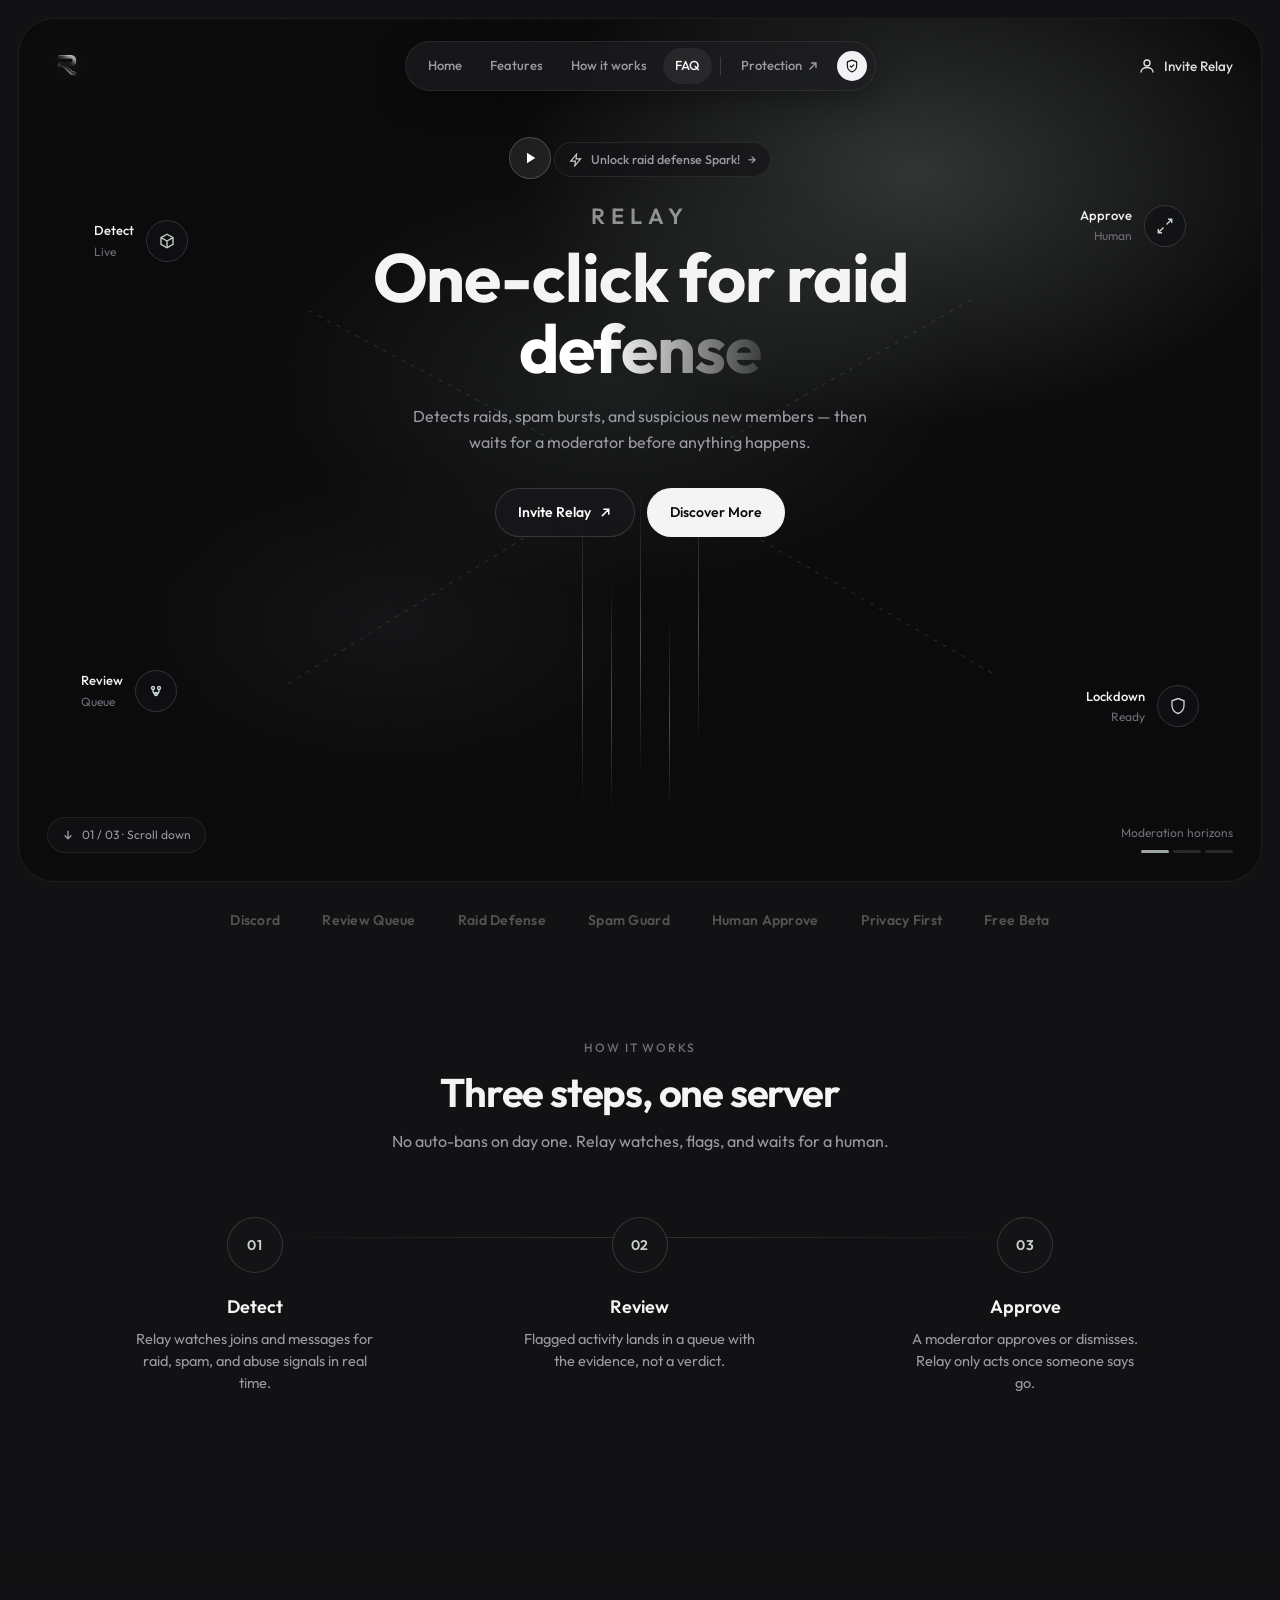
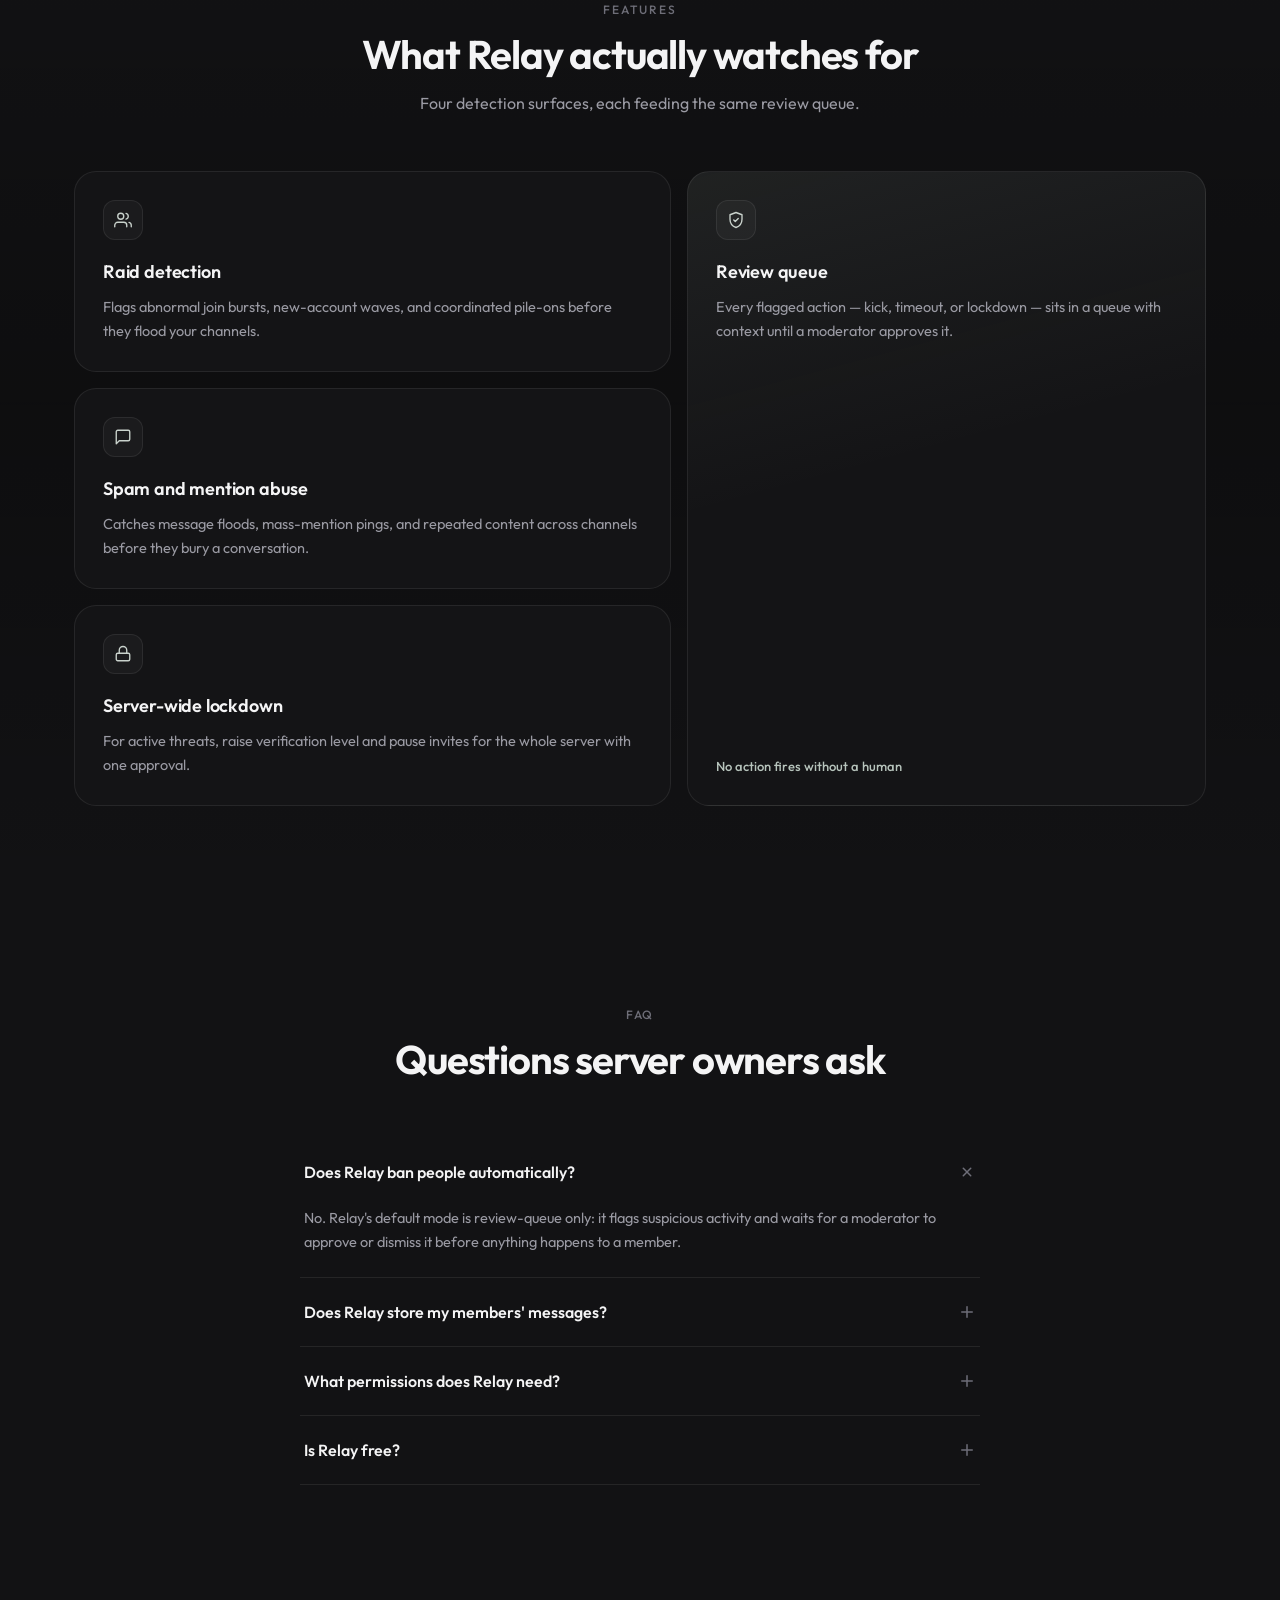
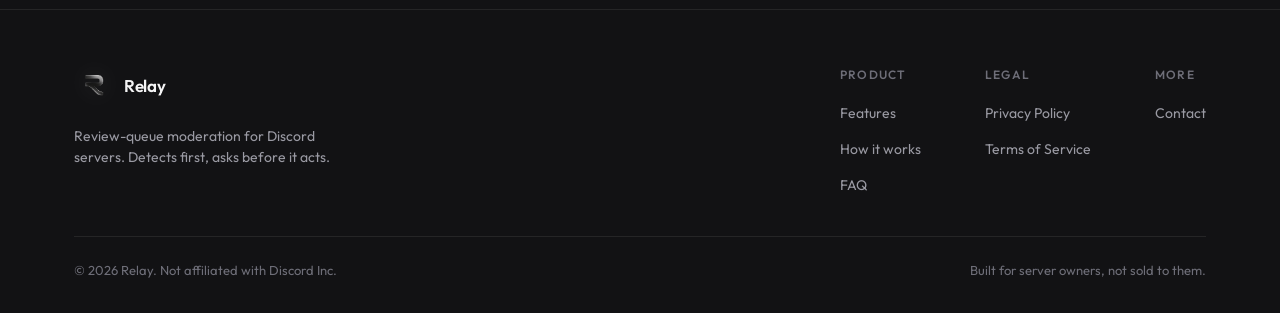
<file: index.html>
<!DOCTYPE html>
<html lang="en">
<head>
<meta charset="UTF-8">
<meta name="viewport" content="width=device-width, initial-scale=1">
<title>Relay — One-click raid defense for Discord</title>
<meta name="description" content="Relay detects raids, spam bursts, and suspicious new members in your Discord server, then puts every action in a review queue for a moderator to approve.">
<link rel="preconnect" href="https://fonts.googleapis.com">
<link rel="preconnect" href="https://fonts.gstatic.com" crossorigin>
<link href="https://fonts.googleapis.com/css2?family=Outfit:wght@300;400;500;600;700;800&display=swap" rel="stylesheet">
<link rel="stylesheet" href="styles.css">
</head>
<body>

<div class="page">
  <div class="shell">
    <div class="frame" id="top">
      <div class="frame-glow" aria-hidden="true"></div>
      <div class="frame-grain" aria-hidden="true"></div>
      <div class="frame-stars" aria-hidden="true"></div>
      <div class="frame-streaks" aria-hidden="true">
        <span></span><span></span><span></span><span></span><span></span>
      </div>

      <nav class="nav">
        <a href="#top" class="brand" aria-label="Relay home">
          <img src="assets/RelayLogo.png" alt="" class="brand-logo" width="40" height="40">
        </a>

        <div class="nav-pill" id="navLinks">
          <a href="#top" class="is-active">Home</a>
          <a href="#features">Features</a>
          <a href="#how-it-works">How it works</a>
          <a href="#faq">FAQ</a>
          <span class="nav-pill-divider" aria-hidden="true"></span>
          <a href="#features" class="nav-protect">
            Protection
            <svg viewBox="0 0 16 16" width="12" height="12" fill="none" stroke="currentColor" stroke-width="1.8" stroke-linecap="round"><path d="M4 12L12 4M6 4h6v6"/></svg>
          </a>
          <span class="nav-shield" aria-hidden="true">
            <svg viewBox="0 0 24 24" fill="none" stroke="currentColor" stroke-width="2" stroke-linecap="round" stroke-linejoin="round"><path d="M12 2l8 3v6c0 5.2-3.4 9.4-8 11-4.6-1.6-8-5.8-8-11V5l8-3z"/><path d="M9 12l2 2 4-4"/></svg>
          </span>
        </div>

        <a href="https://discord.com/oauth2/authorize?client_id=1070480873201340466&scope=bot%20applications.commands&permissions=1099511712950" class="nav-account">
          <svg viewBox="0 0 24 24" width="18" height="18" fill="none" stroke="currentColor" stroke-width="1.8" stroke-linecap="round" stroke-linejoin="round"><circle cx="12" cy="8" r="4"/><path d="M4 20c0-3.3 3.6-6 8-6s8 2.7 8 6"/></svg>
          Invite Relay
        </a>

        <button class="nav-menu-toggle" id="navToggle" aria-label="Toggle menu" aria-expanded="false">
          <svg viewBox="0 0 24 24" width="22" height="22" fill="none" stroke="currentColor" stroke-width="2" stroke-linecap="round"><line x1="4" y1="7" x2="20" y2="7"/><line x1="4" y1="12" x2="20" y2="12"/><line x1="4" y1="17" x2="20" y2="17"/></svg>
        </button>
      </nav>

      <header class="hero">
        <svg class="node-lines" viewBox="0 0 1200 700" preserveAspectRatio="none" aria-hidden="true">
          <path class="node-line" d="M280 180 L520 300"/>
          <path class="node-line" d="M260 520 L500 380"/>
          <path class="node-line" d="M920 170 L680 300"/>
          <path class="node-line" d="M940 510 L700 380"/>
        </svg>

        <div class="float-node float-node--tl">
          <div class="float-node__meta">
            <span class="float-node__label">Detect</span>
            <span class="float-node__value">Live</span>
          </div>
          <div class="float-node__icon">
            <svg viewBox="0 0 24 24" fill="none" stroke="currentColor" stroke-width="1.8"><path d="M12 3l8 4.5v9L12 21l-8-4.5v-9L12 3z"/><path d="M12 12l8-4.5M12 12v9M12 12L4 7.5"/></svg>
          </div>
        </div>

        <div class="float-node float-node--bl">
          <div class="float-node__meta">
            <span class="float-node__label">Review</span>
            <span class="float-node__value">Queue</span>
          </div>
          <div class="float-node__icon">
            <svg viewBox="0 0 24 24" fill="none" stroke="currentColor" stroke-width="1.8"><circle cx="8" cy="8" r="2"/><circle cx="16" cy="8" r="2"/><circle cx="12" cy="16" r="2"/><path d="M8 10v2a4 4 0 004 4M16 10v2a4 4 0 01-4 4"/></svg>
          </div>
        </div>

        <div class="float-node float-node--tr">
          <div class="float-node__icon">
            <svg viewBox="0 0 24 24" fill="none" stroke="currentColor" stroke-width="1.8"><path d="M16 3h5v5M8 21H3v-5M21 3l-7 7M3 21l7-7"/></svg>
          </div>
          <div class="float-node__meta">
            <span class="float-node__label">Approve</span>
            <span class="float-node__value">Human</span>
          </div>
        </div>

        <div class="float-node float-node--br">
          <div class="float-node__icon">
            <svg viewBox="0 0 24 24" fill="none" stroke="currentColor" stroke-width="1.8"><path d="M12 2l8 3v6c0 5.2-3.4 9.4-8 11-4.6-1.6-8-5.8-8-11V5l8-3z"/></svg>
          </div>
          <div class="float-node__meta">
            <span class="float-node__label">Lockdown</span>
            <span class="float-node__value">Ready</span>
          </div>
        </div>

        <div class="hero-center">
          <button class="play-btn" type="button" aria-label="See how Relay works" onclick="document.getElementById('how-it-works').scrollIntoView({behavior:'smooth'})">
            <svg viewBox="0 0 24 24" width="18" height="18" fill="currentColor"><path d="M8 5v14l11-7z"/></svg>
          </button>

          <a href="#features" class="hero-badge">
            <span class="hero-badge__icon" aria-hidden="true">
              <svg viewBox="0 0 24 24" width="14" height="14" fill="none" stroke="currentColor" stroke-width="2"><path d="M13 2L3 14h8l-1 8 10-12h-8l1-8z"/></svg>
            </span>
            Unlock raid defense Spark!
            <span aria-hidden="true">→</span>
          </a>

          <h1>
            <span class="brand-word">Relay</span>
            <span class="hero-line">One-click for raid <em>defense</em></span>
          </h1>

          <p class="hero-sub">
            Detects raids, spam bursts, and suspicious new members — then waits for a moderator before anything happens.
          </p>

          <div class="hero-ctas">
            <a href="https://discord.com/oauth2/authorize?client_id=1070480873201340466&scope=bot%20applications.commands&permissions=1099511712950" class="btn btn-dark">
              Invite Relay
              <svg viewBox="0 0 16 16" width="13" height="13" fill="none" stroke="currentColor" stroke-width="1.8" stroke-linecap="round"><path d="M4 12L12 4M6 4h6v6"/></svg>
            </a>
            <a href="#how-it-works" class="btn btn-light">Discover More</a>
          </div>
        </div>

        <div class="hero-footer">
          <a href="#how-it-works" class="scroll-chip">
            <svg viewBox="0 0 16 16" width="12" height="12" fill="none" stroke="currentColor" stroke-width="1.8" stroke-linecap="round"><path d="M8 3v10M4 9l4 4 4-4"/></svg>
            01 / 03 · Scroll down
          </a>
          <div class="horizon">
            <span>Moderation horizons</span>
            <div class="horizon-bar" aria-hidden="true"><i></i><i></i><i></i></div>
          </div>
        </div>
      </header>
    </div>

    <div class="partners" aria-label="Built for">
      <span>Discord</span>
      <span>Review Queue</span>
      <span>Raid Defense</span>
      <span>Spam Guard</span>
      <span>Human Approve</span>
      <span>Privacy First</span>
      <span>Free Beta</span>
    </div>
  </div>

  <section id="how-it-works" class="section">
    <div class="container">
      <div class="section-head">
        <p class="eyebrow">How it works</p>
        <h2>Three steps, one server</h2>
        <p>No auto-bans on day one. Relay watches, flags, and waits for a human.</p>
      </div>

      <div class="steps">
        <div class="step">
          <div class="step-number">01</div>
          <h3>Detect</h3>
          <p>Relay watches joins and messages for raid, spam, and abuse signals in real time.</p>
        </div>
        <div class="step">
          <div class="step-number">02</div>
          <h3>Review</h3>
          <p>Flagged activity lands in a queue with the evidence, not a verdict.</p>
        </div>
        <div class="step">
          <div class="step-number">03</div>
          <h3>Approve</h3>
          <p>A moderator approves or dismisses. Relay only acts once someone says go.</p>
        </div>
      </div>
    </div>
  </section>

  <section id="features" class="section section--alt">
    <div class="container">
      <div class="section-head">
        <p class="eyebrow">Features</p>
        <h2>What Relay actually watches for</h2>
        <p>Four detection surfaces, each feeding the same review queue.</p>
      </div>

      <div class="feature-grid">
        <article class="feature-card">
          <div class="feature-icon">
            <svg viewBox="0 0 24 24" fill="none" stroke="currentColor" stroke-width="1.8" stroke-linecap="round" stroke-linejoin="round"><path d="M17 21v-2a4 4 0 00-4-4H5a4 4 0 00-4 4v2"/><circle cx="9" cy="7" r="4"/><path d="M23 21v-2a4 4 0 00-3-3.87"/><path d="M16 3.13a4 4 0 010 7.75"/></svg>
          </div>
          <h3>Raid detection</h3>
          <p>Flags abnormal join bursts, new-account waves, and coordinated pile-ons before they flood your channels.</p>
        </article>

        <article class="feature-card feature-card--tall">
          <div class="feature-icon">
            <svg viewBox="0 0 24 24" fill="none" stroke="currentColor" stroke-width="1.8" stroke-linecap="round" stroke-linejoin="round"><path d="M12 2l8 3v6c0 5.2-3.4 9.4-8 11-4.6-1.6-8-5.8-8-11V5l8-3z"/><path d="M9 12l2 2 4-4"/></svg>
          </div>
          <h3>Review queue</h3>
          <p>Every flagged action — kick, timeout, or lockdown — sits in a queue with context until a moderator approves it.</p>
          <span class="feature-note">No action fires without a human</span>
        </article>

        <article class="feature-card">
          <div class="feature-icon">
            <svg viewBox="0 0 24 24" fill="none" stroke="currentColor" stroke-width="1.8" stroke-linecap="round" stroke-linejoin="round"><path d="M21 15a2 2 0 01-2 2H7l-4 4V5a2 2 0 012-2h14a2 2 0 012 2z"/></svg>
          </div>
          <h3>Spam and mention abuse</h3>
          <p>Catches message floods, mass-mention pings, and repeated content across channels before they bury a conversation.</p>
        </article>

        <article class="feature-card">
          <div class="feature-icon">
            <svg viewBox="0 0 24 24" fill="none" stroke="currentColor" stroke-width="1.8" stroke-linecap="round" stroke-linejoin="round"><rect x="3" y="11" width="18" height="10" rx="2"/><path d="M7 11V7a5 5 0 0110 0v4"/></svg>
          </div>
          <h3>Server-wide lockdown</h3>
          <p>For active threats, raise verification level and pause invites for the whole server with one approval.</p>
        </article>
      </div>
    </div>
  </section>

  <section id="faq" class="section">
    <div class="container">
      <div class="section-head">
        <p class="eyebrow">FAQ</p>
        <h2>Questions server owners ask</h2>
      </div>

      <div class="faq">
        <details class="faq-item" open>
          <summary>
            Does Relay ban people automatically?
            <svg viewBox="0 0 24 24" fill="none" stroke="currentColor" stroke-width="2" stroke-linecap="round"><line x1="12" y1="5" x2="12" y2="19"/><line x1="5" y1="12" x2="19" y2="12"/></svg>
          </summary>
          <p>No. Relay's default mode is review-queue only: it flags suspicious activity and waits for a moderator to approve or dismiss it before anything happens to a member.</p>
        </details>

        <details class="faq-item">
          <summary>
            Does Relay store my members' messages?
            <svg viewBox="0 0 24 24" fill="none" stroke="currentColor" stroke-width="2" stroke-linecap="round"><line x1="12" y1="5" x2="12" y2="19"/><line x1="5" y1="12" x2="19" y2="12"/></svg>
          </summary>
          <p>Relay is built to analyze moderation signals, not archive conversations. It does not intentionally store complete message contents. See the <a href="privacy.html">Privacy Policy</a> for full detail.</p>
        </details>

        <details class="faq-item">
          <summary>
            What permissions does Relay need?
            <svg viewBox="0 0 24 24" fill="none" stroke="currentColor" stroke-width="2" stroke-linecap="round"><line x1="12" y1="5" x2="12" y2="19"/><line x1="5" y1="12" x2="19" y2="12"/></svg>
          </summary>
          <p>Only what the features you enable require — view channels and message history for detection, plus kick, timeout, ban, and manage-server permissions if you turn on the review-queue actions that use them.</p>
        </details>

        <details class="faq-item">
          <summary>
            Is Relay free?
            <svg viewBox="0 0 24 24" fill="none" stroke="currentColor" stroke-width="2" stroke-linecap="round"><line x1="12" y1="5" x2="12" y2="19"/><line x1="5" y1="12" x2="19" y2="12"/></svg>
          </summary>
          <p>Relay is currently free while in beta. If paid tiers are introduced later, pricing will be disclosed before anything is charged.</p>
        </details>
      </div>
    </div>
  </section>

  <footer class="footer">
    <div class="container">
      <div class="footer-top">
        <div class="footer-brand">
          <a href="#top" class="brand" aria-label="Relay home">
            <img src="assets/RelayLogo.png" alt="" class="brand-logo" width="36" height="36">
            <span>Relay</span>
          </a>
          <p>Review-queue moderation for Discord servers. Detects first, asks before it acts.</p>
        </div>

        <div class="footer-cols">
          <div class="footer-col">
            <h4>Product</h4>
            <ul>
              <li><a href="#features">Features</a></li>
              <li><a href="#how-it-works">How it works</a></li>
              <li><a href="#faq">FAQ</a></li>
            </ul>
          </div>
          <div class="footer-col">
            <h4>Legal</h4>
            <ul>
              <li><a href="privacy.html">Privacy Policy</a></li>
              <li><a href="terms.html">Terms of Service</a></li>
            </ul>
          </div>
          <div class="footer-col">
            <h4>More</h4>
            <ul>
              <li><a href="mailto:relaybotsupport@gmail.com">Contact</a></li>
            </ul>
          </div>
        </div>
      </div>

      <div class="footer-bottom">
        <span>© 2026 Relay. Not affiliated with Discord Inc.</span>
        <span>Built for server owners, not sold to them.</span>
      </div>
    </div>
  </footer>
</div>

<script src="script.js"></script>
</body>
</html>
</file>
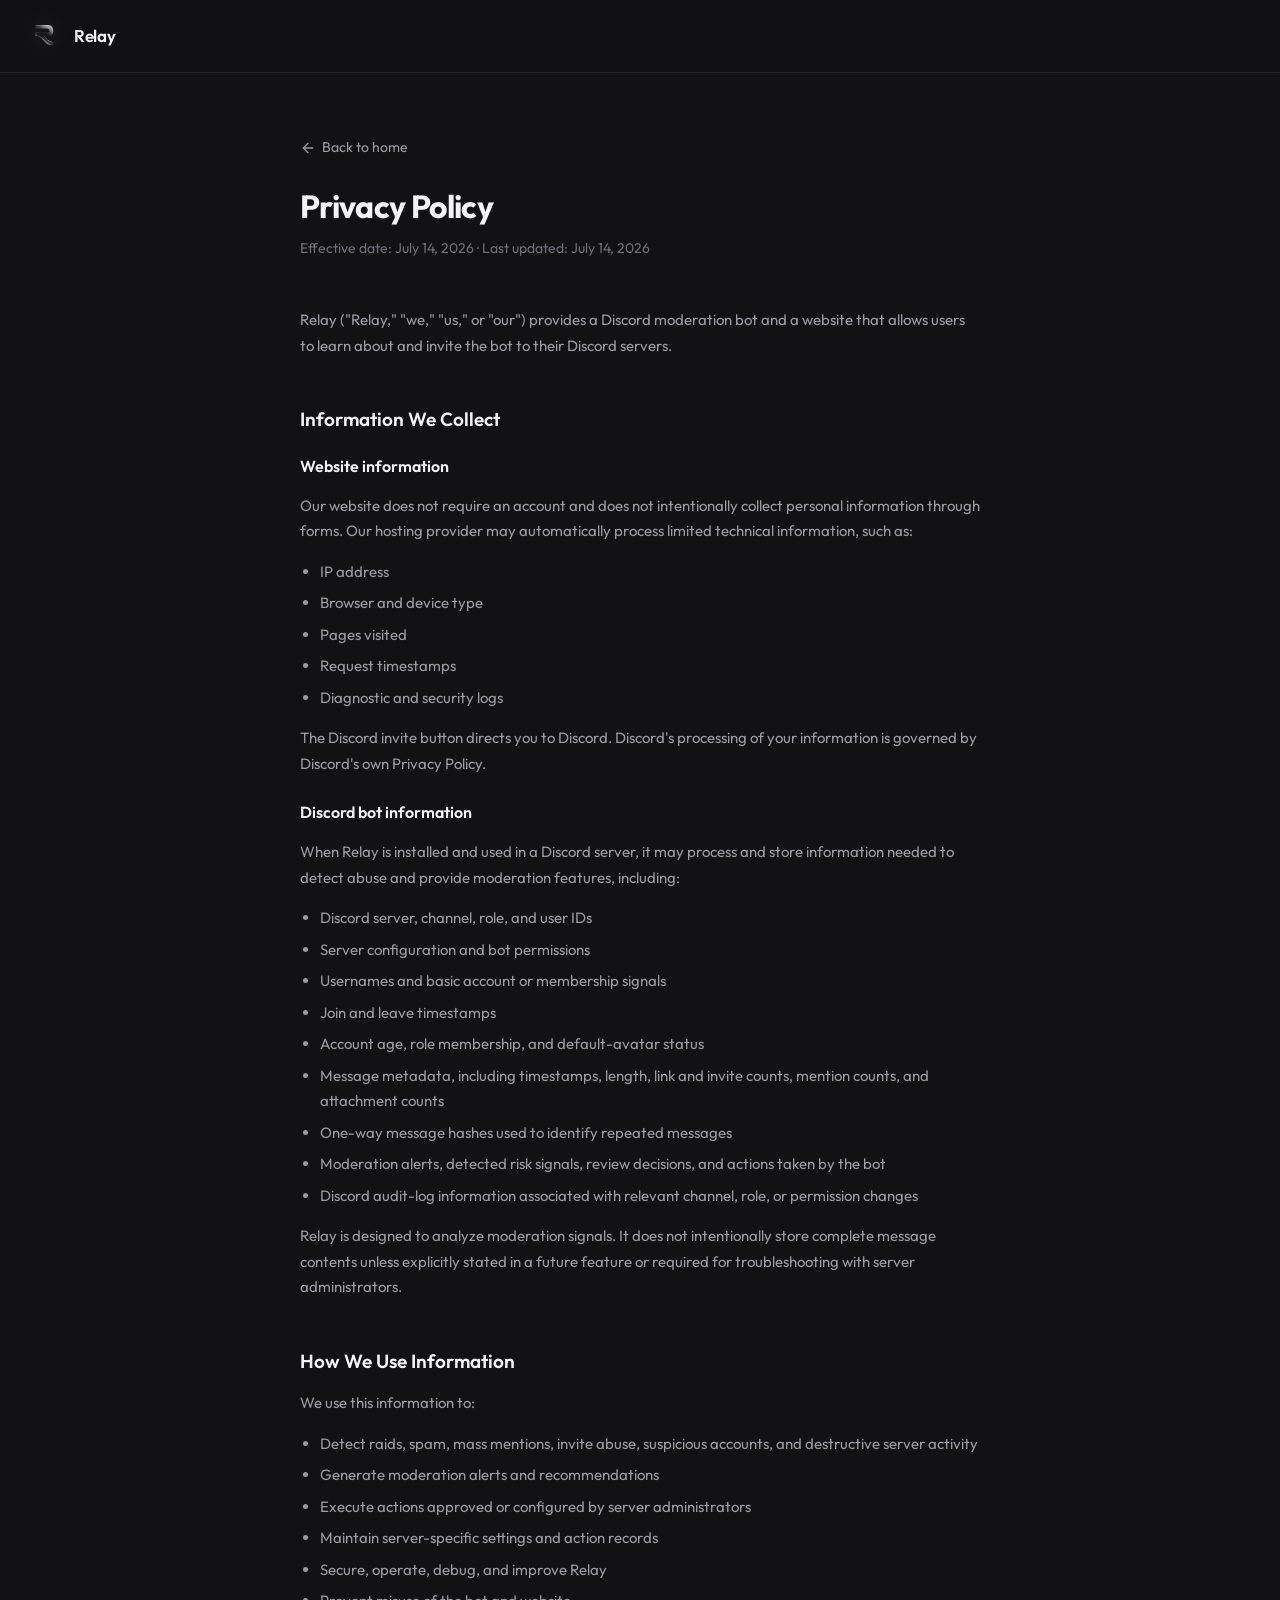
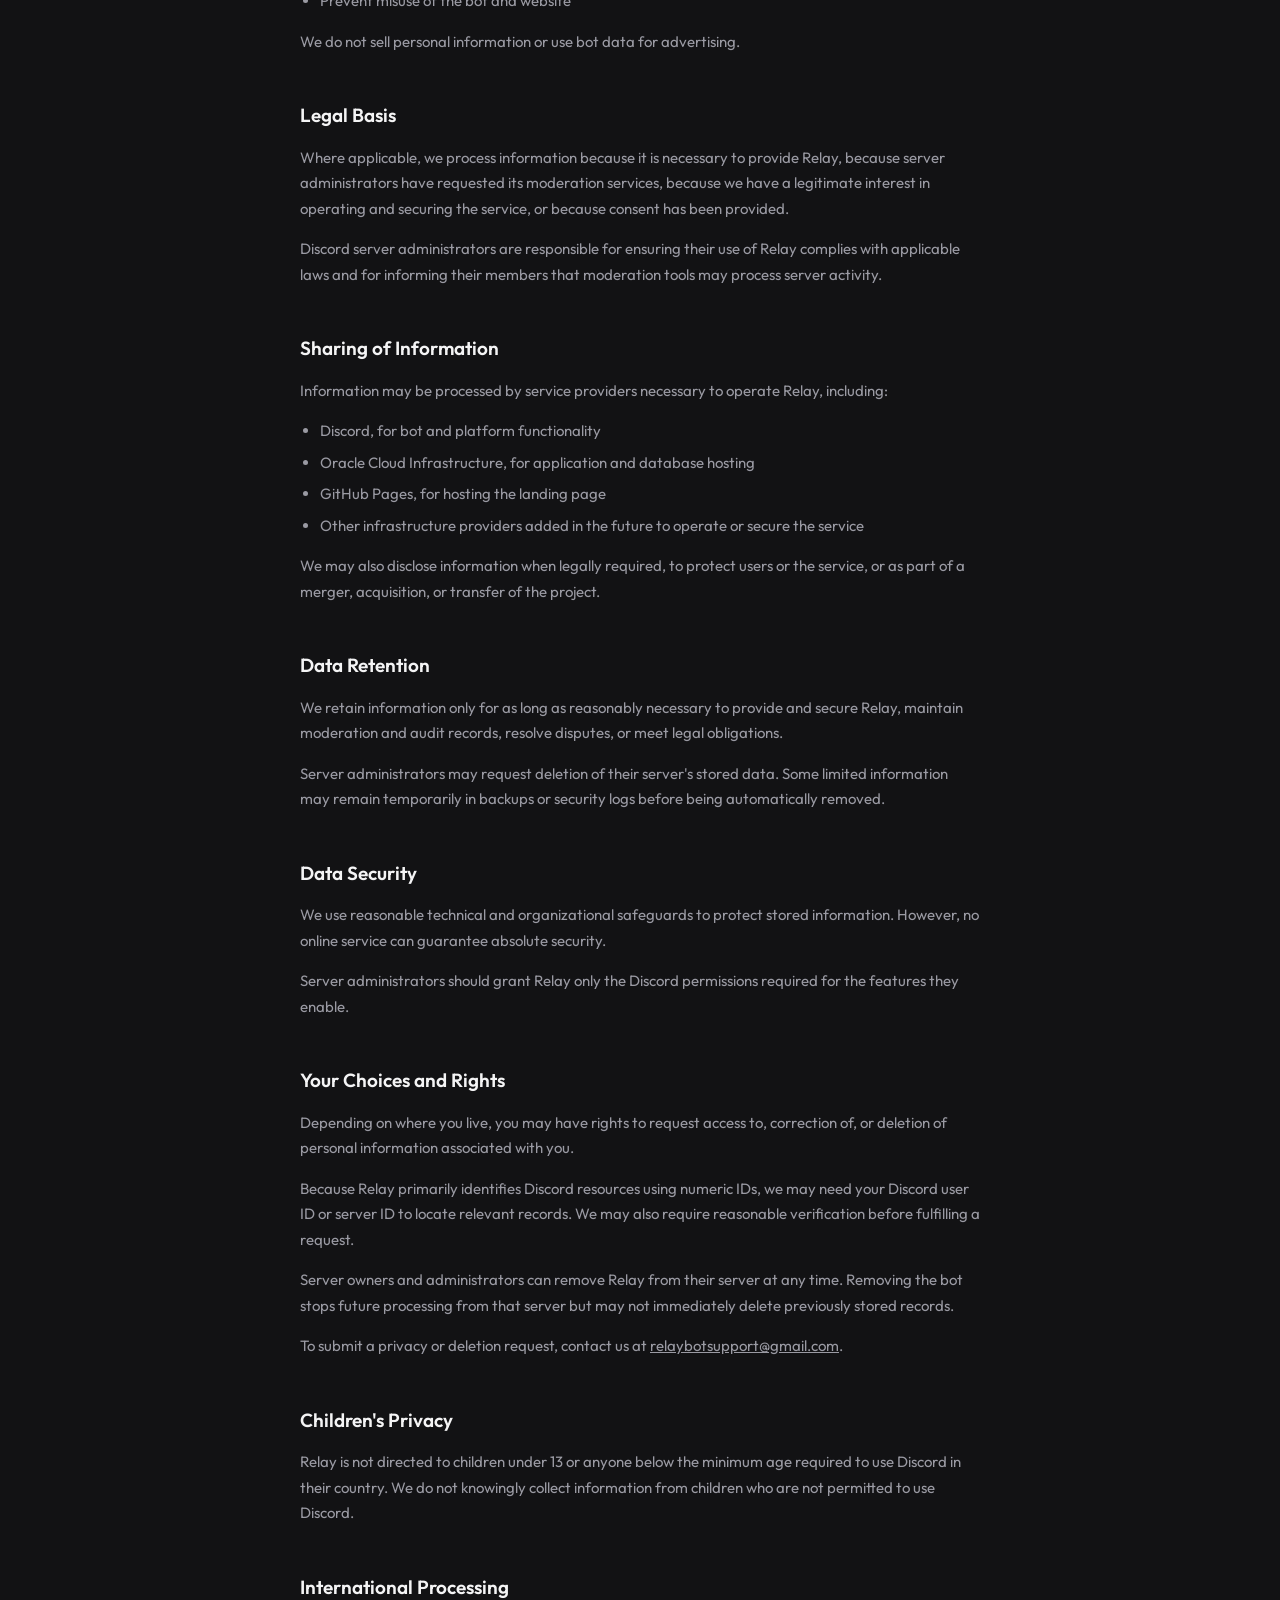
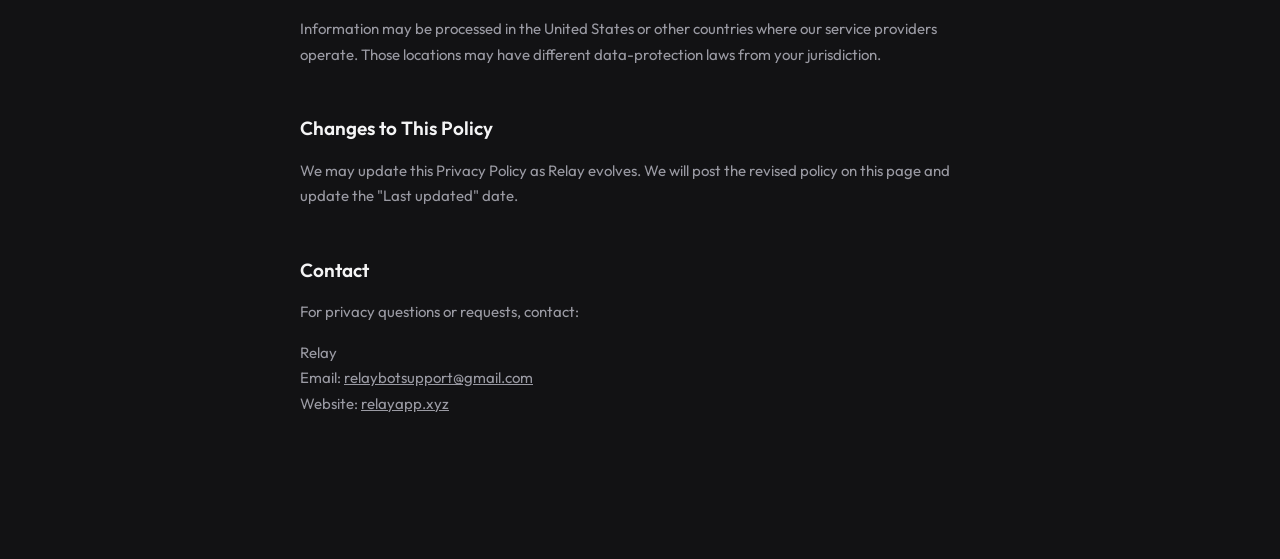
<file: privacy.html>
<!DOCTYPE html>
<html lang="en">
<head>
<meta charset="UTF-8">
<meta name="viewport" content="width=device-width, initial-scale=1">
<title>Privacy Policy - Relay</title>
<link rel="preconnect" href="https://fonts.googleapis.com">
<link rel="preconnect" href="https://fonts.gstatic.com" crossorigin>
<link href="https://fonts.googleapis.com/css2?family=Outfit:wght@300;400;500;600;700;800&display=swap" rel="stylesheet">
<link rel="stylesheet" href="styles.css">
</head>
<body class="legal">

<nav class="nav">
  <a href="index.html" class="brand">
    <img src="assets/RelayLogo.png" alt="" class="brand-logo" width="36" height="36">
    <span>Relay</span>
  </a>
</nav>

<main class="legal-page">
  <div class="container">
    <div class="legal-header">
      <a href="index.html" class="back">
        <svg viewBox="0 0 24 24" fill="none" stroke="currentColor" stroke-width="2" stroke-linecap="round" stroke-linejoin="round"><line x1="19" y1="12" x2="5" y2="12"/><polyline points="12 19 5 12 12 5"/></svg>
        Back to home
      </a>
      <h1>Privacy Policy</h1>
      <p class="legal-meta">Effective date: July 14, 2026 &middot; Last updated: July 14, 2026</p>
    </div>

    <div class="legal-body">
      <section>
        <p>Relay ("Relay," "we," "us," or "our") provides a Discord moderation bot and a website that allows users to learn about and invite the bot to their Discord servers.</p>
      </section>

      <section>
        <h2>Information We Collect</h2>
        <h2 style="font-size:16px;margin-top:20px;">Website information</h2>
        <p>Our website does not require an account and does not intentionally collect personal information through forms. Our hosting provider may automatically process limited technical information, such as:</p>
        <ul>
          <li>IP address</li>
          <li>Browser and device type</li>
          <li>Pages visited</li>
          <li>Request timestamps</li>
          <li>Diagnostic and security logs</li>
        </ul>
        <p>The Discord invite button directs you to Discord. Discord's processing of your information is governed by Discord's own Privacy Policy.</p>

        <h2 style="font-size:16px;margin-top:24px;">Discord bot information</h2>
        <p>When Relay is installed and used in a Discord server, it may process and store information needed to detect abuse and provide moderation features, including:</p>
        <ul>
          <li>Discord server, channel, role, and user IDs</li>
          <li>Server configuration and bot permissions</li>
          <li>Usernames and basic account or membership signals</li>
          <li>Join and leave timestamps</li>
          <li>Account age, role membership, and default-avatar status</li>
          <li>Message metadata, including timestamps, length, link and invite counts, mention counts, and attachment counts</li>
          <li>One-way message hashes used to identify repeated messages</li>
          <li>Moderation alerts, detected risk signals, review decisions, and actions taken by the bot</li>
          <li>Discord audit-log information associated with relevant channel, role, or permission changes</li>
        </ul>
        <p>Relay is designed to analyze moderation signals. It does not intentionally store complete message contents unless explicitly stated in a future feature or required for troubleshooting with server administrators.</p>
      </section>

      <section>
        <h2>How We Use Information</h2>
        <p>We use this information to:</p>
        <ul>
          <li>Detect raids, spam, mass mentions, invite abuse, suspicious accounts, and destructive server activity</li>
          <li>Generate moderation alerts and recommendations</li>
          <li>Execute actions approved or configured by server administrators</li>
          <li>Maintain server-specific settings and action records</li>
          <li>Secure, operate, debug, and improve Relay</li>
          <li>Prevent misuse of the bot and website</li>
        </ul>
        <p>We do not sell personal information or use bot data for advertising.</p>
      </section>

      <section>
        <h2>Legal Basis</h2>
        <p>Where applicable, we process information because it is necessary to provide Relay, because server administrators have requested its moderation services, because we have a legitimate interest in operating and securing the service, or because consent has been provided.</p>
        <p>Discord server administrators are responsible for ensuring their use of Relay complies with applicable laws and for informing their members that moderation tools may process server activity.</p>
      </section>

      <section>
        <h2>Sharing of Information</h2>
        <p>Information may be processed by service providers necessary to operate Relay, including:</p>
        <ul>
          <li>Discord, for bot and platform functionality</li>
          <li>Oracle Cloud Infrastructure, for application and database hosting</li>
          <li>GitHub Pages, for hosting the landing page</li>
          <li>Other infrastructure providers added in the future to operate or secure the service</li>
        </ul>
        <p>We may also disclose information when legally required, to protect users or the service, or as part of a merger, acquisition, or transfer of the project.</p>
      </section>

      <section>
        <h2>Data Retention</h2>
        <p>We retain information only for as long as reasonably necessary to provide and secure Relay, maintain moderation and audit records, resolve disputes, or meet legal obligations.</p>
        <p>Server administrators may request deletion of their server's stored data. Some limited information may remain temporarily in backups or security logs before being automatically removed.</p>
      </section>

      <section>
        <h2>Data Security</h2>
        <p>We use reasonable technical and organizational safeguards to protect stored information. However, no online service can guarantee absolute security.</p>
        <p>Server administrators should grant Relay only the Discord permissions required for the features they enable.</p>
      </section>

      <section>
        <h2>Your Choices and Rights</h2>
        <p>Depending on where you live, you may have rights to request access to, correction of, or deletion of personal information associated with you.</p>
        <p>Because Relay primarily identifies Discord resources using numeric IDs, we may need your Discord user ID or server ID to locate relevant records. We may also require reasonable verification before fulfilling a request.</p>
        <p>Server owners and administrators can remove Relay from their server at any time. Removing the bot stops future processing from that server but may not immediately delete previously stored records.</p>
        <p>To submit a privacy or deletion request, contact us at <a href="mailto:relaybotsupport@gmail.com">relaybotsupport@gmail.com</a>.</p>
      </section>

      <section>
        <h2>Children's Privacy</h2>
        <p>Relay is not directed to children under 13 or anyone below the minimum age required to use Discord in their country. We do not knowingly collect information from children who are not permitted to use Discord.</p>
      </section>

      <section>
        <h2>International Processing</h2>
        <p>Information may be processed in the United States or other countries where our service providers operate. Those locations may have different data-protection laws from your jurisdiction.</p>
      </section>

      <section>
        <h2>Changes to This Policy</h2>
        <p>We may update this Privacy Policy as Relay evolves. We will post the revised policy on this page and update the "Last updated" date.</p>
      </section>

      <section>
        <h2>Contact</h2>
        <p>For privacy questions or requests, contact:</p>
        <p>
          Relay<br>
          Email: <a href="mailto:relaybotsupport@gmail.com">relaybotsupport@gmail.com</a><br>
          Website: <a href="https://relayapp.xyz">relayapp.xyz</a>
        </p>
      </section>
    </div>
  </div>
</main>

</body>
</html>
</file>
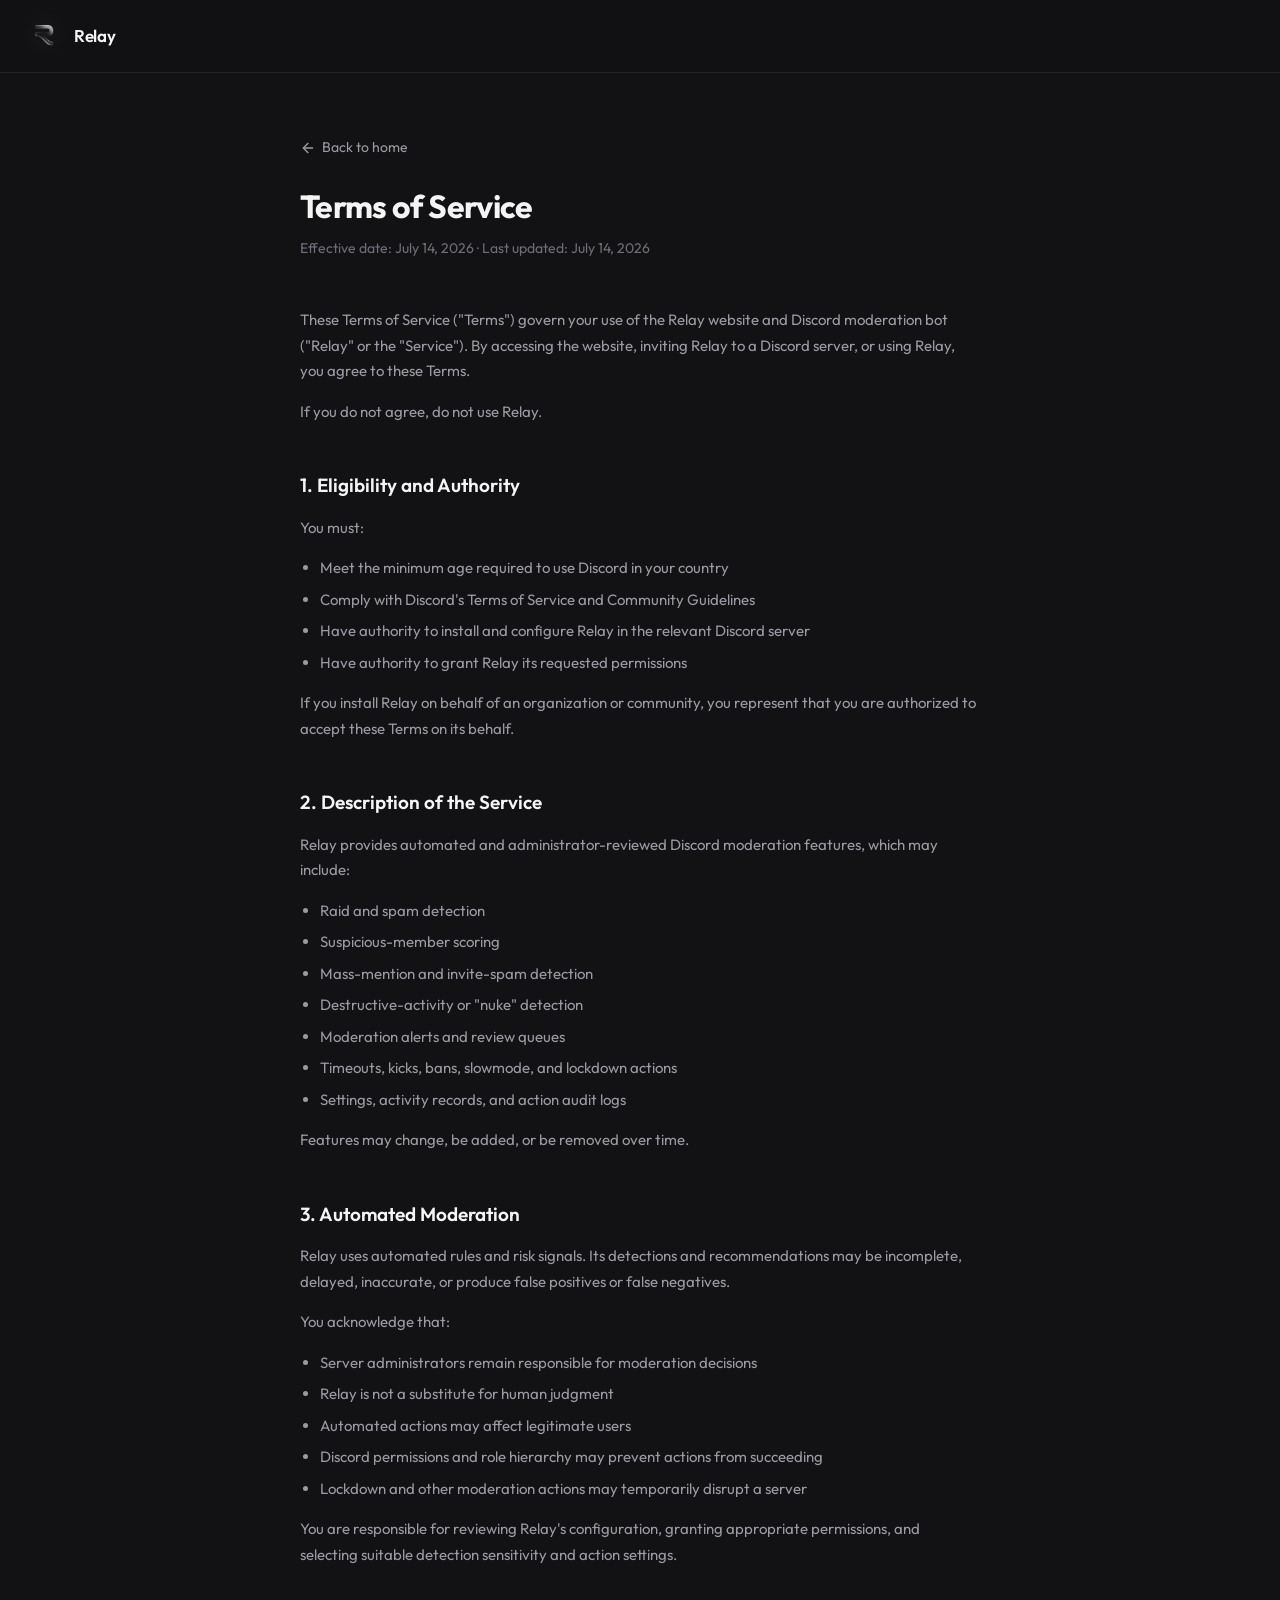
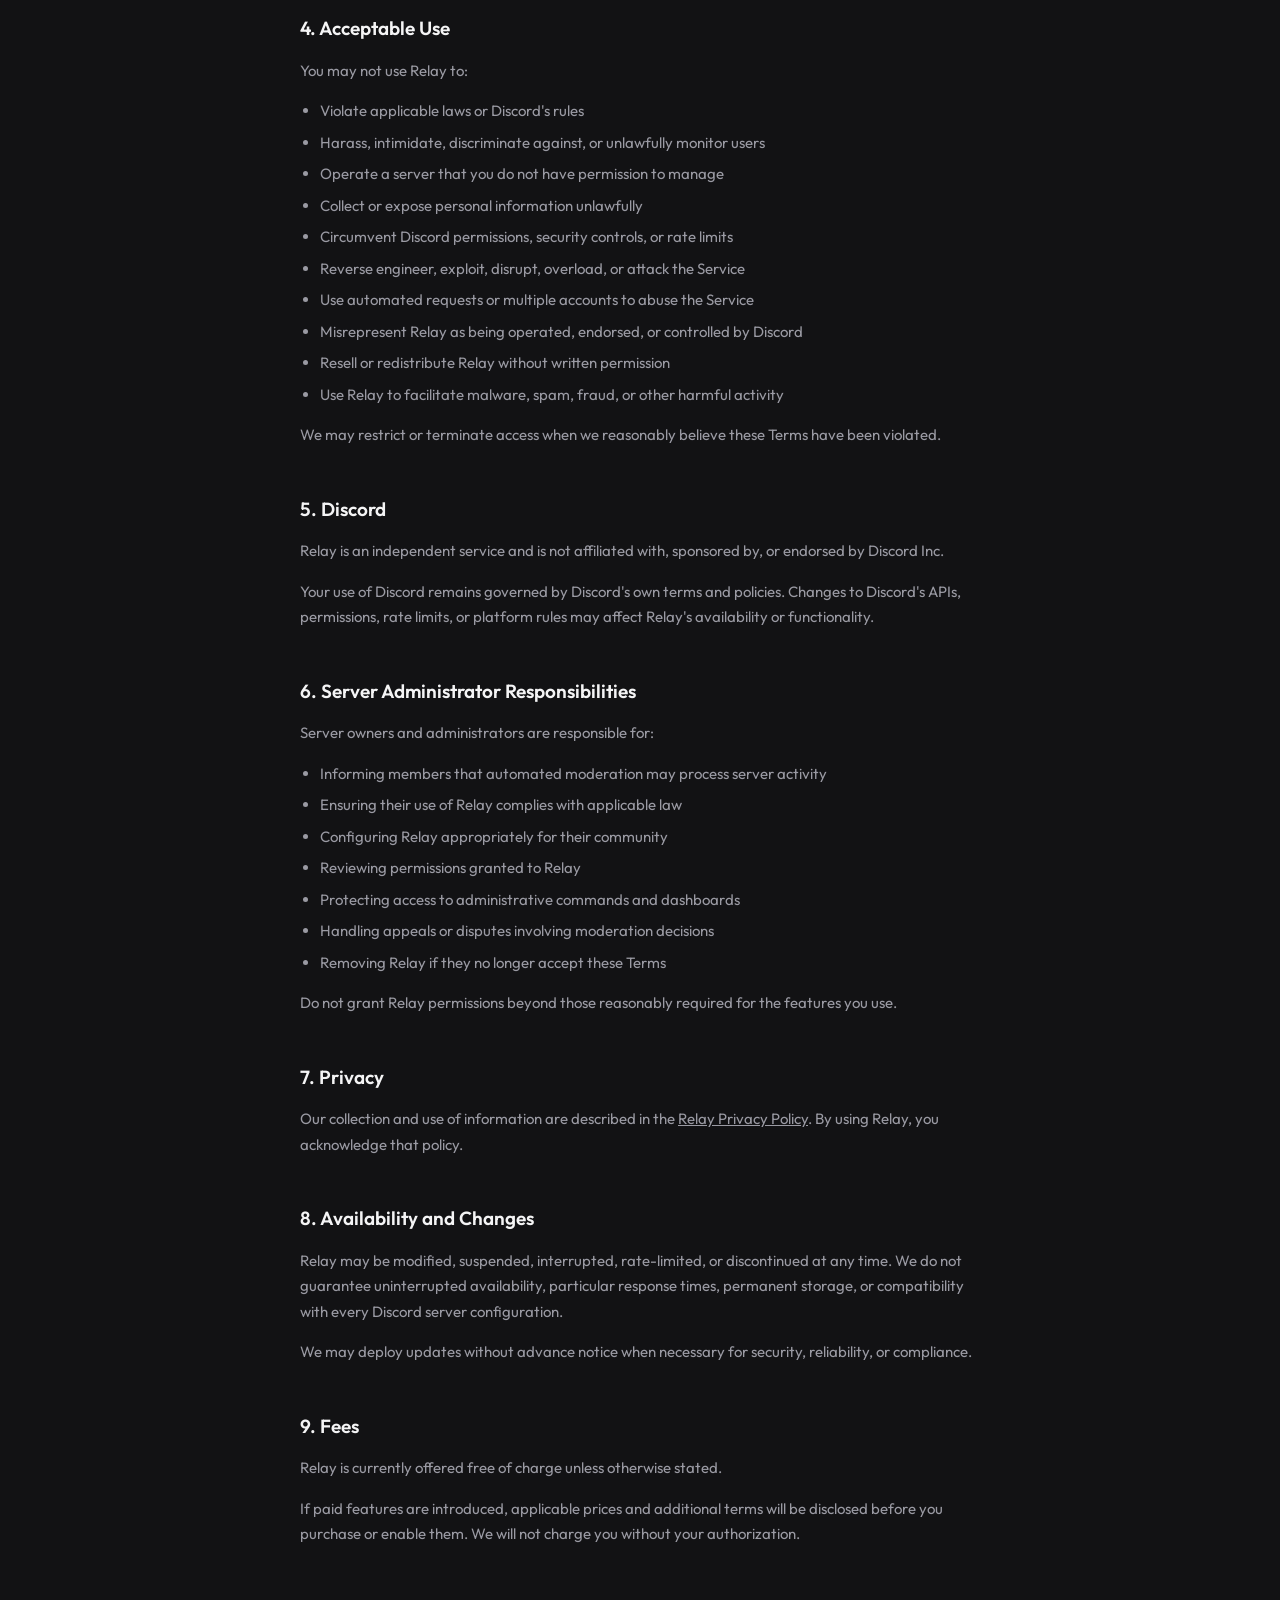
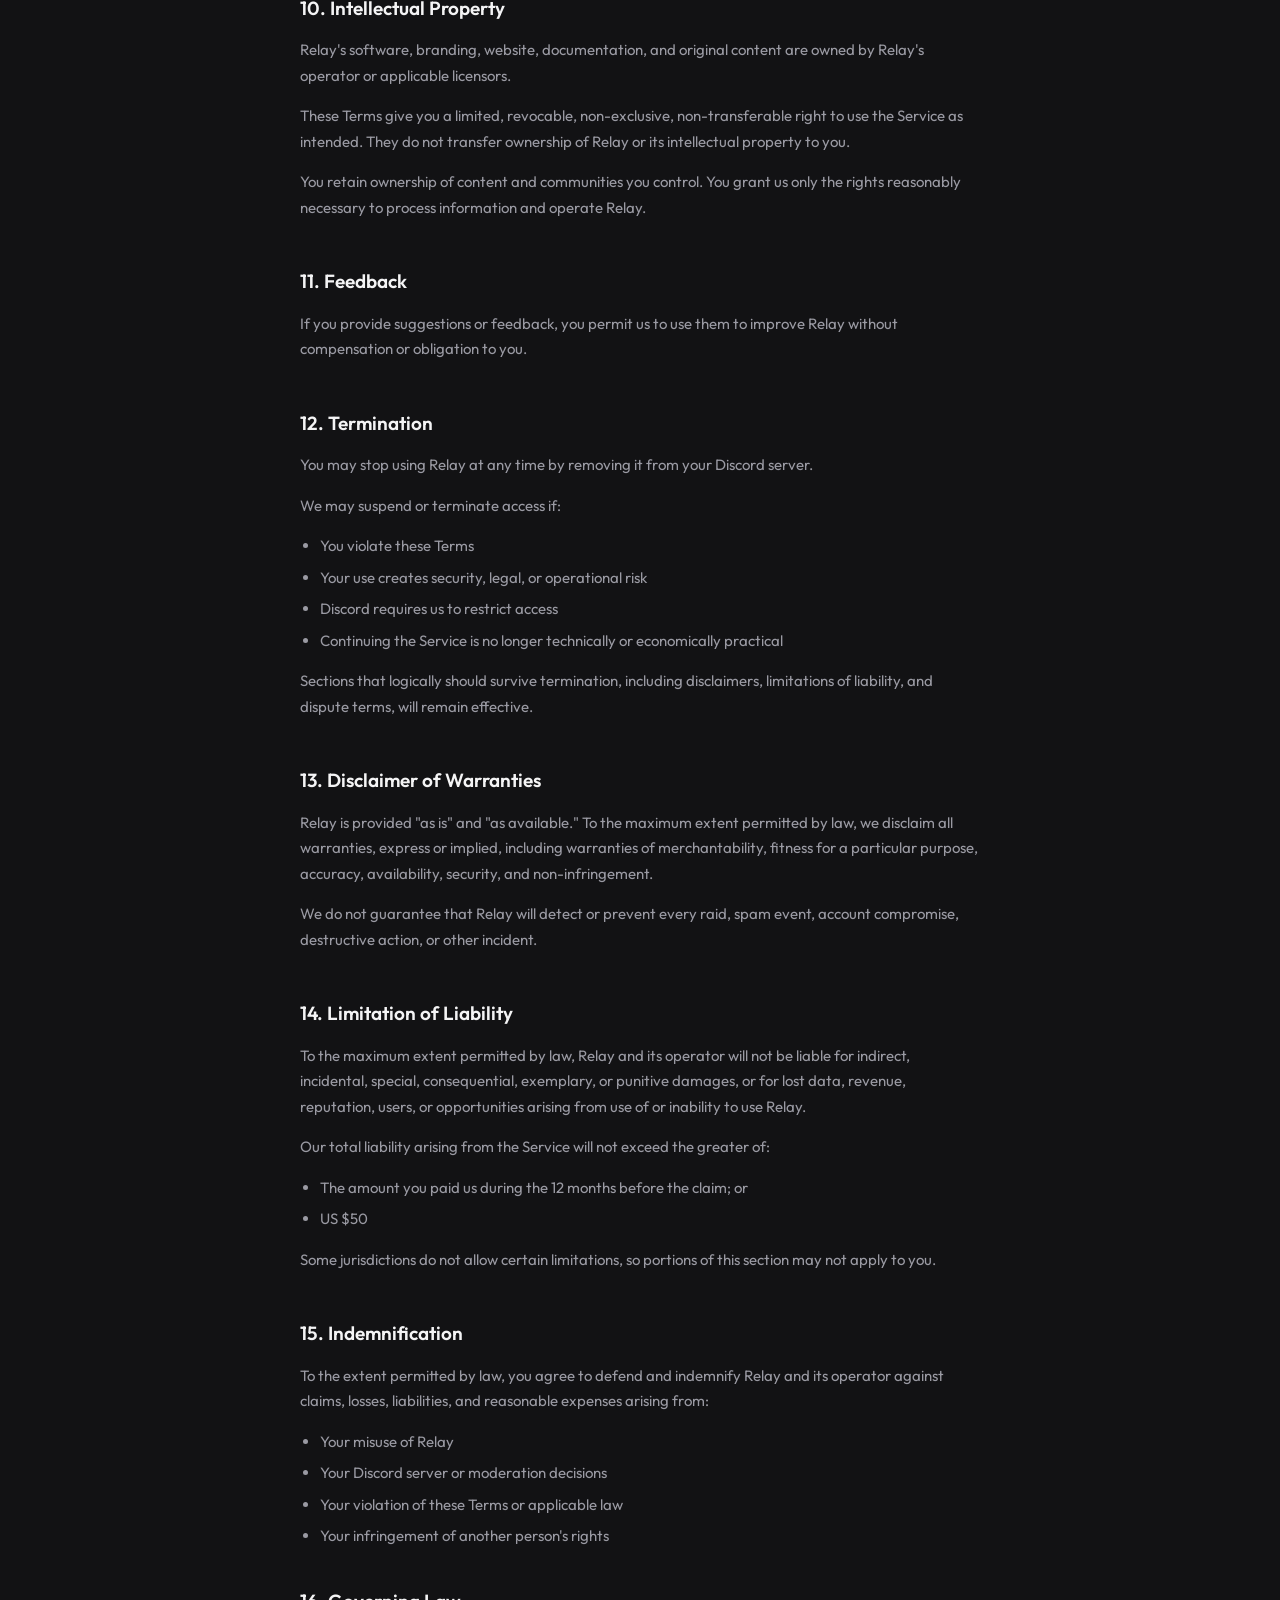
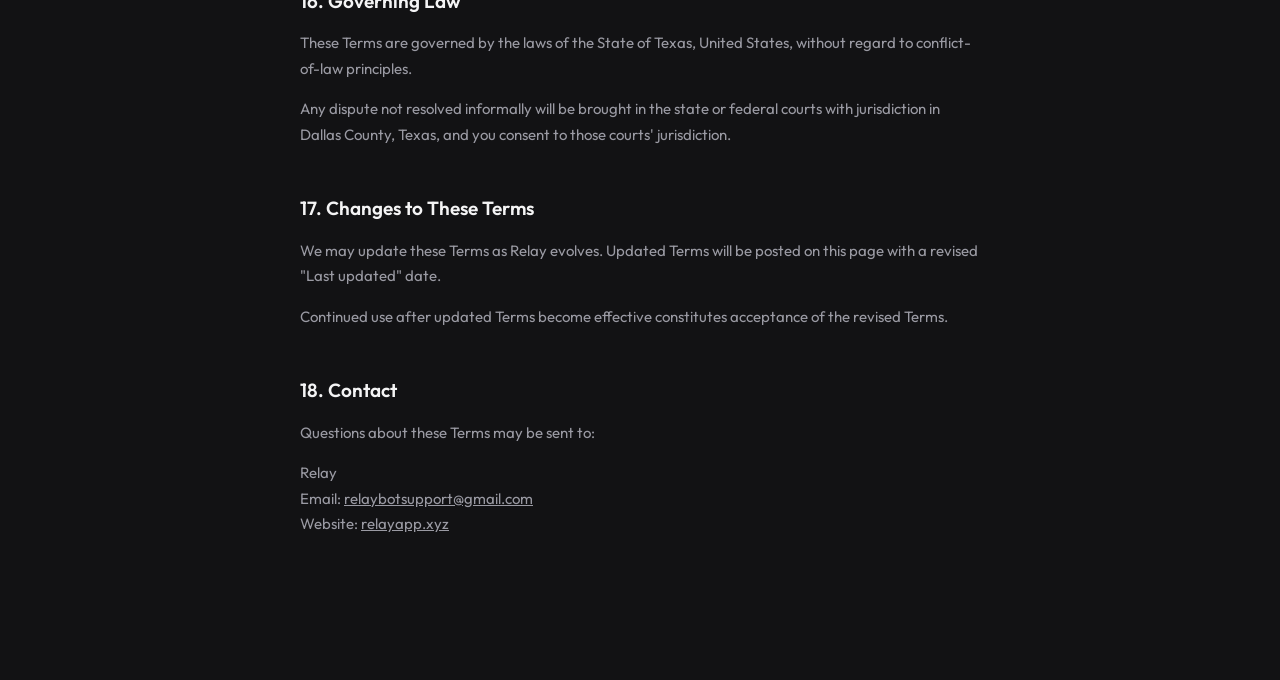
<file: terms.html>
<!DOCTYPE html>
<html lang="en">
<head>
<meta charset="UTF-8">
<meta name="viewport" content="width=device-width, initial-scale=1">
<title>Terms of Service - Relay</title>
<link rel="preconnect" href="https://fonts.googleapis.com">
<link rel="preconnect" href="https://fonts.gstatic.com" crossorigin>
<link href="https://fonts.googleapis.com/css2?family=Outfit:wght@300;400;500;600;700;800&display=swap" rel="stylesheet">
<link rel="stylesheet" href="styles.css">
</head>
<body class="legal">

<nav class="nav">
  <a href="index.html" class="brand">
    <img src="assets/RelayLogo.png" alt="" class="brand-logo" width="36" height="36">
    <span>Relay</span>
  </a>
</nav>

<main class="legal-page">
  <div class="container">
    <div class="legal-header">
      <a href="index.html" class="back">
        <svg viewBox="0 0 24 24" fill="none" stroke="currentColor" stroke-width="2" stroke-linecap="round" stroke-linejoin="round"><line x1="19" y1="12" x2="5" y2="12"/><polyline points="12 19 5 12 12 5"/></svg>
        Back to home
      </a>
      <h1>Terms of Service</h1>
      <p class="legal-meta">Effective date: July 14, 2026 &middot; Last updated: July 14, 2026</p>
    </div>

    <div class="legal-body">
      <section>
        <p>These Terms of Service ("Terms") govern your use of the Relay website and Discord moderation bot ("Relay" or the "Service"). By accessing the website, inviting Relay to a Discord server, or using Relay, you agree to these Terms.</p>
        <p>If you do not agree, do not use Relay.</p>
      </section>

      <section>
        <h2>1. Eligibility and Authority</h2>
        <p>You must:</p>
        <ul>
          <li>Meet the minimum age required to use Discord in your country</li>
          <li>Comply with Discord's Terms of Service and Community Guidelines</li>
          <li>Have authority to install and configure Relay in the relevant Discord server</li>
          <li>Have authority to grant Relay its requested permissions</li>
        </ul>
        <p>If you install Relay on behalf of an organization or community, you represent that you are authorized to accept these Terms on its behalf.</p>
      </section>

      <section>
        <h2>2. Description of the Service</h2>
        <p>Relay provides automated and administrator-reviewed Discord moderation features, which may include:</p>
        <ul>
          <li>Raid and spam detection</li>
          <li>Suspicious-member scoring</li>
          <li>Mass-mention and invite-spam detection</li>
          <li>Destructive-activity or "nuke" detection</li>
          <li>Moderation alerts and review queues</li>
          <li>Timeouts, kicks, bans, slowmode, and lockdown actions</li>
          <li>Settings, activity records, and action audit logs</li>
        </ul>
        <p>Features may change, be added, or be removed over time.</p>
      </section>

      <section>
        <h2>3. Automated Moderation</h2>
        <p>Relay uses automated rules and risk signals. Its detections and recommendations may be incomplete, delayed, inaccurate, or produce false positives or false negatives.</p>
        <p>You acknowledge that:</p>
        <ul>
          <li>Server administrators remain responsible for moderation decisions</li>
          <li>Relay is not a substitute for human judgment</li>
          <li>Automated actions may affect legitimate users</li>
          <li>Discord permissions and role hierarchy may prevent actions from succeeding</li>
          <li>Lockdown and other moderation actions may temporarily disrupt a server</li>
        </ul>
        <p>You are responsible for reviewing Relay's configuration, granting appropriate permissions, and selecting suitable detection sensitivity and action settings.</p>
      </section>

      <section>
        <h2>4. Acceptable Use</h2>
        <p>You may not use Relay to:</p>
        <ul>
          <li>Violate applicable laws or Discord's rules</li>
          <li>Harass, intimidate, discriminate against, or unlawfully monitor users</li>
          <li>Operate a server that you do not have permission to manage</li>
          <li>Collect or expose personal information unlawfully</li>
          <li>Circumvent Discord permissions, security controls, or rate limits</li>
          <li>Reverse engineer, exploit, disrupt, overload, or attack the Service</li>
          <li>Use automated requests or multiple accounts to abuse the Service</li>
          <li>Misrepresent Relay as being operated, endorsed, or controlled by Discord</li>
          <li>Resell or redistribute Relay without written permission</li>
          <li>Use Relay to facilitate malware, spam, fraud, or other harmful activity</li>
        </ul>
        <p>We may restrict or terminate access when we reasonably believe these Terms have been violated.</p>
      </section>

      <section>
        <h2>5. Discord</h2>
        <p>Relay is an independent service and is not affiliated with, sponsored by, or endorsed by Discord Inc.</p>
        <p>Your use of Discord remains governed by Discord's own terms and policies. Changes to Discord's APIs, permissions, rate limits, or platform rules may affect Relay's availability or functionality.</p>
      </section>

      <section>
        <h2>6. Server Administrator Responsibilities</h2>
        <p>Server owners and administrators are responsible for:</p>
        <ul>
          <li>Informing members that automated moderation may process server activity</li>
          <li>Ensuring their use of Relay complies with applicable law</li>
          <li>Configuring Relay appropriately for their community</li>
          <li>Reviewing permissions granted to Relay</li>
          <li>Protecting access to administrative commands and dashboards</li>
          <li>Handling appeals or disputes involving moderation decisions</li>
          <li>Removing Relay if they no longer accept these Terms</li>
        </ul>
        <p>Do not grant Relay permissions beyond those reasonably required for the features you use.</p>
      </section>

      <section>
        <h2>7. Privacy</h2>
        <p>Our collection and use of information are described in the <a href="privacy.html">Relay Privacy Policy</a>. By using Relay, you acknowledge that policy.</p>
      </section>

      <section>
        <h2>8. Availability and Changes</h2>
        <p>Relay may be modified, suspended, interrupted, rate-limited, or discontinued at any time. We do not guarantee uninterrupted availability, particular response times, permanent storage, or compatibility with every Discord server configuration.</p>
        <p>We may deploy updates without advance notice when necessary for security, reliability, or compliance.</p>
      </section>

      <section>
        <h2>9. Fees</h2>
        <p>Relay is currently offered free of charge unless otherwise stated.</p>
        <p>If paid features are introduced, applicable prices and additional terms will be disclosed before you purchase or enable them. We will not charge you without your authorization.</p>
      </section>

      <section>
        <h2>10. Intellectual Property</h2>
        <p>Relay's software, branding, website, documentation, and original content are owned by Relay's operator or applicable licensors.</p>
        <p>These Terms give you a limited, revocable, non-exclusive, non-transferable right to use the Service as intended. They do not transfer ownership of Relay or its intellectual property to you.</p>
        <p>You retain ownership of content and communities you control. You grant us only the rights reasonably necessary to process information and operate Relay.</p>
      </section>

      <section>
        <h2>11. Feedback</h2>
        <p>If you provide suggestions or feedback, you permit us to use them to improve Relay without compensation or obligation to you.</p>
      </section>

      <section>
        <h2>12. Termination</h2>
        <p>You may stop using Relay at any time by removing it from your Discord server.</p>
        <p>We may suspend or terminate access if:</p>
        <ul>
          <li>You violate these Terms</li>
          <li>Your use creates security, legal, or operational risk</li>
          <li>Discord requires us to restrict access</li>
          <li>Continuing the Service is no longer technically or economically practical</li>
        </ul>
        <p>Sections that logically should survive termination, including disclaimers, limitations of liability, and dispute terms, will remain effective.</p>
      </section>

      <section>
        <h2>13. Disclaimer of Warranties</h2>
        <p>Relay is provided "as is" and "as available." To the maximum extent permitted by law, we disclaim all warranties, express or implied, including warranties of merchantability, fitness for a particular purpose, accuracy, availability, security, and non-infringement.</p>
        <p>We do not guarantee that Relay will detect or prevent every raid, spam event, account compromise, destructive action, or other incident.</p>
      </section>

      <section>
        <h2>14. Limitation of Liability</h2>
        <p>To the maximum extent permitted by law, Relay and its operator will not be liable for indirect, incidental, special, consequential, exemplary, or punitive damages, or for lost data, revenue, reputation, users, or opportunities arising from use of or inability to use Relay.</p>
        <p>Our total liability arising from the Service will not exceed the greater of:</p>
        <ul>
          <li>The amount you paid us during the 12 months before the claim; or</li>
          <li>US $50</li>
        </ul>
        <p>Some jurisdictions do not allow certain limitations, so portions of this section may not apply to you.</p>
      </section>

      <section>
        <h2>15. Indemnification</h2>
        <p>To the extent permitted by law, you agree to defend and indemnify Relay and its operator against claims, losses, liabilities, and reasonable expenses arising from:</p>
        <ul>
          <li>Your misuse of Relay</li>
          <li>Your Discord server or moderation decisions</li>
          <li>Your violation of these Terms or applicable law</li>
          <li>Your infringement of another person's rights</li>
        </ul>
      </section>

      <section>
        <h2>16. Governing Law</h2>
        <p>These Terms are governed by the laws of the State of Texas, United States, without regard to conflict-of-law principles.</p>
        <p>Any dispute not resolved informally will be brought in the state or federal courts with jurisdiction in Dallas County, Texas, and you consent to those courts' jurisdiction.</p>
      </section>

      <section>
        <h2>17. Changes to These Terms</h2>
        <p>We may update these Terms as Relay evolves. Updated Terms will be posted on this page with a revised "Last updated" date.</p>
        <p>Continued use after updated Terms become effective constitutes acceptance of the revised Terms.</p>
      </section>

      <section>
        <h2>18. Contact</h2>
        <p>Questions about these Terms may be sent to:</p>
        <p>
          Relay<br>
          Email: <a href="mailto:relaybotsupport@gmail.com">relaybotsupport@gmail.com</a><br>
          Website: <a href="https://relayapp.xyz">relayapp.xyz</a>
        </p>
      </section>
    </div>
  </div>
</main>

</body>
</html>
</file>
<file: styles.css>
/* Relay — reference-inspired dark frame landing */

:root {
  --page: #121214;
  --frame: #0a0a0b;
  --elevated: #141416;
  --border: rgba(255, 255, 255, 0.08);
  --border-strong: rgba(255, 255, 255, 0.14);
  --text: #f4f4f5;
  --text-muted: #9a9aa3;
  --text-faint: #6e6e78;
  --glow: rgba(170, 190, 175, 0.22);
  --glow-soft: rgba(140, 160, 155, 0.12);
  --glass: rgba(28, 28, 32, 0.72);
  --max: 1180px;
  --radius-frame: 36px;
  --ease: cubic-bezier(0.22, 1, 0.36, 1);
}

* {
  box-sizing: border-box;
}

html {
  scroll-behavior: smooth;
}

body {
  margin: 0;
  background: var(--page);
  color: var(--text);
  font-family: "Outfit", system-ui, sans-serif;
  font-size: 16px;
  line-height: 1.5;
  -webkit-font-smoothing: antialiased;
}

@media (prefers-reduced-motion: reduce) {
  html { scroll-behavior: auto; }
  *, *::before, *::after {
    animation-duration: 0.01ms !important;
    transition-duration: 0.01ms !important;
  }
}

a { color: inherit; }

.page {
  min-height: 100vh;
}

.container {
  max-width: var(--max);
  margin: 0 auto;
  padding: 0 24px;
}

.shell {
  padding: 18px 18px 0;
}

/* ---------- Framed hero viewport ---------- */

.frame {
  position: relative;
  isolation: isolate;
  min-height: calc(100vh - 36px);
  border-radius: var(--radius-frame);
  border: 1px solid var(--border);
  background: var(--frame);
  overflow: hidden;
  display: flex;
  flex-direction: column;
}

.frame-glow {
  position: absolute;
  inset: 0;
  pointer-events: none;
  z-index: 0;
  background:
    radial-gradient(ellipse 55% 50% at 72% 18%, var(--glow) 0%, transparent 58%),
    radial-gradient(ellipse 40% 35% at 48% 42%, var(--glow-soft) 0%, transparent 70%),
    radial-gradient(ellipse 30% 25% at 30% 70%, rgba(120, 130, 140, 0.08) 0%, transparent 70%);
}

.frame-grain {
  position: absolute;
  inset: 0;
  pointer-events: none;
  z-index: 1;
  opacity: 0.35;
  mix-blend-mode: overlay;
  background-image: url("data:image/svg+xml,%3Csvg viewBox='0 0 200 200' xmlns='http://www.w3.org/2000/svg'%3E%3Cfilter id='n'%3E%3CfeTurbulence type='fractalNoise' baseFrequency='0.85' numOctaves='4' stitchTiles='stitch'/%3E%3C/filter%3E%3Crect width='100%25' height='100%25' filter='url(%23n)'/%3E%3C/svg%3E");
  background-size: 180px;
}

.frame-stars {
  position: absolute;
  inset: 0;
  pointer-events: none;
  z-index: 1;
  background-image: radial-gradient(rgba(255, 255, 255, 0.45) 0.7px, transparent 0.7px);
  background-size: 48px 48px;
  mask-image: radial-gradient(ellipse 70% 60% at 55% 35%, black 10%, transparent 72%);
  -webkit-mask-image: radial-gradient(ellipse 70% 60% at 55% 35%, black 10%, transparent 72%);
  opacity: 0.35;
  animation: twinkle 8s ease-in-out infinite alternate;
}

.frame-streaks {
  position: absolute;
  left: 50%;
  bottom: 8%;
  transform: translateX(-50%);
  width: min(420px, 60%);
  height: 38%;
  pointer-events: none;
  z-index: 1;
  display: flex;
  justify-content: center;
  gap: 28px;
  opacity: 0.55;
}

.frame-streaks span {
  display: block;
  width: 1px;
  height: 100%;
  background: linear-gradient(to top, transparent 0%, rgba(220, 230, 225, 0.55) 45%, transparent 100%);
  animation: streak 4.5s ease-in-out infinite;
}

.frame-streaks span:nth-child(2) { height: 72%; align-self: flex-end; animation-delay: 0.6s; }
.frame-streaks span:nth-child(3) { height: 90%; animation-delay: 1.2s; }
.frame-streaks span:nth-child(4) { height: 60%; align-self: flex-end; animation-delay: 1.8s; }
.frame-streaks span:nth-child(5) { height: 80%; animation-delay: 2.4s; }

@keyframes twinkle {
  from { opacity: 0.22; }
  to { opacity: 0.42; }
}

@keyframes streak {
  0%, 100% { opacity: 0.25; transform: translateY(8px); }
  50% { opacity: 0.85; transform: translateY(-6px); }
}

@keyframes floaty {
  0%, 100% { transform: translateY(0); }
  50% { transform: translateY(-8px); }
}

@keyframes fadeUp {
  from { opacity: 0; transform: translateY(18px); }
  to { opacity: 1; transform: translateY(0); }
}

/* ---------- Nav ---------- */

.nav {
  position: relative;
  z-index: 20;
  display: grid;
  grid-template-columns: 1fr auto 1fr;
  align-items: center;
  padding: 22px 28px;
  gap: 16px;
}

.brand {
  display: inline-flex;
  align-items: center;
  gap: 10px;
  text-decoration: none;
  font-weight: 600;
  font-size: 17px;
  letter-spacing: -0.02em;
  justify-self: start;
}

.brand-logo {
  width: 40px;
  height: 40px;
  object-fit: contain;
  display: block;
  filter: drop-shadow(0 0 12px rgba(255, 255, 255, 0.12));
}

.nav-pill {
  display: flex;
  align-items: center;
  gap: 4px;
  padding: 6px 8px 6px 10px;
  border-radius: 999px;
  background: var(--glass);
  border: 1px solid var(--border);
  backdrop-filter: blur(16px);
  -webkit-backdrop-filter: blur(16px);
  box-shadow: 0 8px 32px rgba(0, 0, 0, 0.35);
}

.nav-pill a {
  text-decoration: none;
  color: var(--text-muted);
  font-size: 13px;
  font-weight: 500;
  padding: 8px 12px;
  border-radius: 999px;
  transition: color 0.2s var(--ease), background 0.2s var(--ease);
  white-space: nowrap;
}

.nav-pill a:hover,
.nav-pill a.is-active {
  color: var(--text);
}

.nav-pill a.is-active {
  background: rgba(255, 255, 255, 0.06);
}

.nav-pill-divider {
  width: 1px;
  height: 18px;
  background: var(--border-strong);
  margin: 0 4px;
}

.nav-protect {
  display: inline-flex !important;
  align-items: center;
  gap: 5px;
}

.nav-shield {
  width: 30px;
  height: 30px;
  border-radius: 50%;
  background: #f2f2f4;
  color: #111;
  display: inline-flex;
  align-items: center;
  justify-content: center;
  margin-left: 2px;
  flex-shrink: 0;
}

.nav-shield svg {
  width: 14px;
  height: 14px;
}

.nav-account {
  justify-self: end;
  display: inline-flex;
  align-items: center;
  gap: 8px;
  text-decoration: none;
  color: var(--text);
  font-size: 13.5px;
  font-weight: 500;
  opacity: 0.9;
  transition: opacity 0.2s ease;
}

.nav-account:hover { opacity: 1; }

.nav-menu-toggle {
  display: none;
  justify-self: end;
  background: none;
  border: 1px solid var(--border);
  color: var(--text);
  width: 42px;
  height: 42px;
  border-radius: 12px;
  cursor: pointer;
  align-items: center;
  justify-content: center;
}

/* ---------- Hero ---------- */

.hero {
  position: relative;
  z-index: 5;
  flex: 1;
  display: flex;
  flex-direction: column;
  justify-content: center;
  min-height: 0;
  padding: 24px 28px 28px;
}

.hero-center {
  position: relative;
  z-index: 3;
  text-align: center;
  max-width: 720px;
  margin: 0 auto;
  animation: fadeUp 0.9s var(--ease) both;
}

.play-btn {
  width: 42px;
  height: 42px;
  border-radius: 50%;
  border: 1px solid rgba(255, 255, 255, 0.2);
  background: rgba(255, 255, 255, 0.08);
  color: #fff;
  display: inline-flex;
  align-items: center;
  justify-content: center;
  cursor: pointer;
  margin-bottom: 22px;
  backdrop-filter: blur(8px);
  transition: transform 0.25s var(--ease), background 0.25s ease;
}

.play-btn:hover {
  transform: scale(1.06);
  background: rgba(255, 255, 255, 0.14);
}

.hero-badge {
  display: inline-flex;
  align-items: center;
  gap: 8px;
  padding: 7px 14px;
  border-radius: 999px;
  border: 1px solid var(--border);
  background: rgba(20, 20, 24, 0.7);
  color: var(--text-muted);
  font-size: 12.5px;
  font-weight: 500;
  text-decoration: none;
  margin-bottom: 28px;
  transition: border-color 0.2s ease, color 0.2s ease;
}

.hero-badge:hover {
  color: var(--text);
  border-color: var(--border-strong);
}

.hero-badge__icon {
  display: inline-flex;
  color: #c8d4cc;
}

.hero h1 {
  margin: 0 0 18px;
  font-weight: 700;
  letter-spacing: -0.035em;
  line-height: 1.05;
}

.brand-word {
  display: block;
  font-size: clamp(18px, 2.4vw, 22px);
  font-weight: 600;
  letter-spacing: 0.28em;
  text-transform: uppercase;
  color: rgba(244, 244, 245, 0.55);
  margin-bottom: 14px;
}

.hero-line {
  display: block;
  font-size: clamp(40px, 6.4vw, 68px);
}

.hero h1 em {
  font-style: normal;
  background: linear-gradient(90deg, #ffffff 0%, #ffffff 35%, rgba(255, 255, 255, 0.15) 100%);
  -webkit-background-clip: text;
  background-clip: text;
  color: transparent;
  filter: blur(0);
  position: relative;
}

.hero-sub {
  margin: 0 auto 32px;
  max-width: 480px;
  color: var(--text-muted);
  font-size: 16px;
  line-height: 1.65;
  font-weight: 400;
}

.hero-ctas {
  display: flex;
  justify-content: center;
  gap: 12px;
  flex-wrap: wrap;
}

.btn {
  display: inline-flex;
  align-items: center;
  justify-content: center;
  gap: 8px;
  padding: 13px 22px;
  border-radius: 999px;
  font-size: 14px;
  font-weight: 560;
  text-decoration: none;
  border: 1px solid transparent;
  cursor: pointer;
  transition: transform 0.2s var(--ease), background 0.2s ease, border-color 0.2s ease;
}

.btn:active { transform: scale(0.98); }

.btn-dark {
  background: rgba(24, 24, 28, 0.85);
  border-color: var(--border-strong);
  color: #fff;
  backdrop-filter: blur(10px);
}

.btn-dark:hover {
  background: rgba(40, 40, 46, 0.95);
}

.btn-light {
  background: #f4f4f5;
  color: #0c0c0e;
}

.btn-light:hover {
  background: #ffffff;
}

/* Floating nodes */

.node-lines {
  position: absolute;
  inset: 0;
  width: 100%;
  height: 100%;
  z-index: 1;
  pointer-events: none;
  opacity: 0.35;
}

.node-line {
  fill: none;
  stroke: rgba(180, 190, 185, 0.45);
  stroke-width: 1;
  stroke-dasharray: 4 6;
  animation: dash 18s linear infinite;
}

@keyframes dash {
  to { stroke-dashoffset: -200; }
}

.float-node {
  position: absolute;
  z-index: 2;
  display: flex;
  align-items: center;
  gap: 12px;
  animation: floaty 6s ease-in-out infinite;
}

.float-node--tl { top: 14%; left: 6%; animation-delay: 0s; }
.float-node--bl { bottom: 22%; left: 5%; animation-delay: 1.2s; }
.float-node--tr { top: 12%; right: 6%; flex-direction: row-reverse; animation-delay: 0.6s; }
.float-node--br { bottom: 20%; right: 5%; flex-direction: row-reverse; animation-delay: 1.8s; }

.float-node__meta {
  display: flex;
  flex-direction: column;
  gap: 2px;
}

.float-node--tr .float-node__meta,
.float-node--br .float-node__meta {
  text-align: right;
}

.float-node__label {
  font-size: 13px;
  font-weight: 500;
  color: var(--text);
}

.float-node__value {
  font-size: 12px;
  color: var(--text-faint);
  font-variant-numeric: tabular-nums;
}

.float-node__icon {
  width: 42px;
  height: 42px;
  border-radius: 50%;
  border: 1px solid var(--border-strong);
  background: rgba(18, 18, 22, 0.75);
  display: flex;
  align-items: center;
  justify-content: center;
  color: #c9d2cc;
  backdrop-filter: blur(8px);
}

.float-node__icon svg {
  width: 18px;
  height: 18px;
}

.hero-footer {
  position: relative;
  z-index: 3;
  display: flex;
  justify-content: space-between;
  align-items: flex-end;
  margin-top: auto;
  padding-top: 40px;
}

.scroll-chip {
  display: inline-flex;
  align-items: center;
  gap: 8px;
  padding: 8px 14px;
  border-radius: 999px;
  border: 1px solid var(--border);
  background: rgba(20, 20, 24, 0.65);
  color: var(--text-muted);
  font-size: 12px;
  text-decoration: none;
  backdrop-filter: blur(8px);
  transition: color 0.2s ease;
}

.scroll-chip:hover { color: var(--text); }

.horizon {
  text-align: right;
}

.horizon span {
  display: block;
  font-size: 12px;
  color: var(--text-faint);
  margin-bottom: 8px;
}

.horizon-bar {
  display: flex;
  gap: 4px;
  justify-content: flex-end;
}

.horizon-bar i {
  display: block;
  width: 28px;
  height: 3px;
  border-radius: 2px;
  background: rgba(255, 255, 255, 0.12);
}

.horizon-bar i:first-child {
  background: rgba(210, 220, 215, 0.75);
}

/* ---------- Partners strip ---------- */

.partners {
  display: flex;
  flex-wrap: wrap;
  justify-content: center;
  align-items: center;
  gap: 28px 42px;
  padding: 28px 16px 8px;
  color: rgba(255, 255, 255, 0.28);
  font-size: 14px;
  font-weight: 560;
  letter-spacing: 0.02em;
  user-select: none;
}

.partners span {
  transition: color 0.2s ease;
}

.partners span:hover {
  color: rgba(255, 255, 255, 0.55);
}

/* ---------- Sections ---------- */

.section {
  padding: 100px 0;
}

.section--alt {
  background: linear-gradient(180deg, transparent 0%, rgba(0, 0, 0, 0.25) 50%, transparent 100%);
}

.section-head {
  max-width: 560px;
  margin: 0 auto 56px;
  text-align: center;
}

.eyebrow {
  margin: 0 0 12px;
  font-size: 12px;
  font-weight: 500;
  letter-spacing: 0.16em;
  text-transform: uppercase;
  color: var(--text-faint);
}

.section-head h2 {
  margin: 0 0 14px;
  font-size: clamp(28px, 4vw, 40px);
  font-weight: 650;
  letter-spacing: -0.03em;
  line-height: 1.15;
}

.section-head p:not(.eyebrow) {
  margin: 0;
  color: var(--text-muted);
  font-size: 16px;
}

/* Steps */

.steps {
  display: grid;
  grid-template-columns: repeat(3, 1fr);
  gap: 24px;
  position: relative;
}

.steps::before {
  content: "";
  position: absolute;
  top: 28px;
  left: 16%;
  right: 16%;
  height: 1px;
  background: linear-gradient(90deg, transparent, var(--border-strong), transparent);
}

.step {
  position: relative;
  text-align: center;
  padding: 8px 12px;
}

.step-number {
  width: 56px;
  height: 56px;
  margin: 0 auto 20px;
  border-radius: 50%;
  border: 1px solid var(--border-strong);
  background: var(--elevated);
  display: flex;
  align-items: center;
  justify-content: center;
  font-size: 14px;
  font-weight: 600;
  color: #c9d2cc;
  letter-spacing: 0.04em;
}

.step h3 {
  margin: 0 0 8px;
  font-size: 18px;
  font-weight: 600;
}

.step p {
  margin: 0 auto;
  max-width: 240px;
  color: var(--text-muted);
  font-size: 14.5px;
}

/* Features */

.feature-grid {
  display: grid;
  grid-template-columns: 1.15fr 1fr;
  grid-template-rows: auto auto auto;
  gap: 16px;
}

.feature-card {
  background: var(--elevated);
  border: 1px solid var(--border);
  border-radius: 22px;
  padding: 28px;
  transition: border-color 0.25s ease, transform 0.25s var(--ease);
}

.feature-card:hover {
  border-color: var(--border-strong);
  transform: translateY(-2px);
}

.feature-card:nth-child(1) { grid-column: 1; grid-row: 1; }
.feature-card:nth-child(2) {
  grid-column: 2;
  grid-row: 1 / span 3;
  background:
    linear-gradient(165deg, rgba(170, 190, 175, 0.08) 0%, transparent 45%),
    var(--elevated);
  display: flex;
  flex-direction: column;
}
.feature-card:nth-child(3) { grid-column: 1; grid-row: 2; }
.feature-card:nth-child(4) { grid-column: 1; grid-row: 3; }

.feature-icon {
  width: 40px;
  height: 40px;
  border-radius: 12px;
  border: 1px solid var(--border);
  background: rgba(255, 255, 255, 0.03);
  display: flex;
  align-items: center;
  justify-content: center;
  margin-bottom: 18px;
  color: #c9d2cc;
}

.feature-icon svg {
  width: 18px;
  height: 18px;
}

.feature-card h3 {
  margin: 0 0 10px;
  font-size: 18px;
  font-weight: 600;
  letter-spacing: -0.01em;
}

.feature-card p {
  margin: 0;
  color: var(--text-muted);
  font-size: 14.5px;
  line-height: 1.65;
}

.feature-note {
  margin-top: auto;
  padding-top: 28px;
  font-size: 13px;
  font-weight: 500;
  color: #b7c4bc;
}

/* FAQ */

.faq {
  max-width: 680px;
  margin: 0 auto;
}

.faq-item {
  border-bottom: 1px solid var(--border);
}

.faq-item summary {
  list-style: none;
  cursor: pointer;
  padding: 22px 4px;
  display: flex;
  align-items: center;
  justify-content: space-between;
  gap: 16px;
  font-size: 16px;
  font-weight: 560;
}

.faq-item summary::-webkit-details-marker { display: none; }

.faq-item summary svg {
  width: 18px;
  height: 18px;
  color: var(--text-faint);
  flex-shrink: 0;
  transition: transform 0.25s var(--ease);
}

.faq-item[open] summary svg {
  transform: rotate(45deg);
}

.faq-item p {
  margin: 0;
  padding: 0 4px 22px;
  color: var(--text-muted);
  font-size: 14.5px;
  line-height: 1.7;
}

.faq-item a {
  color: #c9d2cc;
  text-underline-offset: 3px;
}

/* Footer */

.footer {
  border-top: 1px solid var(--border);
  padding: 56px 0 32px;
  margin-top: 24px;
}

.footer-top {
  display: flex;
  justify-content: space-between;
  gap: 48px;
  flex-wrap: wrap;
  margin-bottom: 40px;
}

.footer-brand .brand span {
  font-size: 17px;
}

.footer-brand p {
  color: var(--text-muted);
  font-size: 14px;
  max-width: 280px;
  margin: 14px 0 0;
}

.footer-cols {
  display: flex;
  gap: 64px;
  flex-wrap: wrap;
}

.footer-col h4 {
  margin: 0 0 16px;
  font-size: 12px;
  text-transform: uppercase;
  letter-spacing: 0.1em;
  color: var(--text-faint);
  font-weight: 560;
}

.footer-col ul {
  list-style: none;
  margin: 0;
  padding: 0;
  display: flex;
  flex-direction: column;
  gap: 12px;
}

.footer-col a {
  color: var(--text-muted);
  text-decoration: none;
  font-size: 14px;
}

.footer-col a:hover { color: var(--text); }

.footer-bottom {
  border-top: 1px solid var(--border);
  padding-top: 24px;
  display: flex;
  justify-content: space-between;
  flex-wrap: wrap;
  gap: 12px;
  color: var(--text-faint);
  font-size: 13px;
}

/* ---------- Legal pages ---------- */

.legal-page {
  padding: 64px 0 96px;
}

.legal-header {
  max-width: 680px;
  margin: 0 auto 48px;
}

.legal-header a.back {
  display: inline-flex;
  align-items: center;
  gap: 6px;
  color: var(--text-muted);
  text-decoration: none;
  font-size: 14px;
  margin-bottom: 24px;
}

.legal-header a.back:hover { color: var(--text); }

.legal-header a.back svg {
  width: 16px;
  height: 16px;
}

.legal-header h1 {
  font-size: 32px;
  margin: 0 0 8px;
  letter-spacing: -0.02em;
}

.legal-meta {
  color: var(--text-faint);
  font-size: 14px;
  margin: 0;
}

.legal-body {
  max-width: 680px;
  margin: 0 auto;
}

.legal-body section {
  padding: 0 0 32px;
}

.legal-body h2 {
  font-size: 19px;
  font-weight: 600;
  margin: 0 0 12px;
}

.legal-body p,
.legal-body li {
  color: var(--text-muted);
  font-size: 15px;
  line-height: 1.7;
}

.legal-body ul {
  padding-left: 20px;
  margin: 8px 0 0;
}

.legal-body li { margin-bottom: 6px; }

.todo-inline {
  color: #f6c453;
  background: rgba(246, 196, 83, 0.12);
  border: 1px solid rgba(246, 196, 83, 0.3);
  padding: 1px 7px;
  border-radius: 5px;
  font-size: 13.5px;
  font-weight: 600;
  white-space: nowrap;
}

.owner-note {
  margin-top: 48px;
  padding: 20px 22px;
  border: 1px dashed rgba(246, 196, 83, 0.4);
  border-radius: 12px;
  background: rgba(246, 196, 83, 0.05);
}

.owner-note h2 {
  font-size: 13px;
  text-transform: uppercase;
  letter-spacing: 0.05em;
  color: #f6c453;
  margin: 0 0 10px;
}

.owner-note p {
  font-size: 14px;
  color: var(--text-muted);
  margin: 0;
}

/* Legal page uses simpler sticky nav */
body.legal .nav {
  display: flex;
  position: sticky;
  top: 0;
  z-index: 40;
  background: rgba(18, 18, 20, 0.85);
  backdrop-filter: blur(14px);
  border-bottom: 1px solid var(--border);
  padding: 16px 24px;
}

/* ---------- Responsive ---------- */

@media (max-width: 1024px) {
  .float-node,
  .node-lines {
    display: none;
  }

  .hero-line {
    font-size: clamp(36px, 7vw, 56px);
  }
}

@media (max-width: 900px) {
  .feature-grid {
    grid-template-columns: 1fr;
  }

  .feature-card:nth-child(1),
  .feature-card:nth-child(2),
  .feature-card:nth-child(3),
  .feature-card:nth-child(4) {
    grid-column: 1;
    grid-row: auto;
  }

  .footer-cols { gap: 40px; }
}

@media (max-width: 860px) {
  .shell { padding: 10px 10px 0; }

  .frame {
    min-height: calc(100vh - 20px);
    border-radius: 24px;
  }

  .nav {
    grid-template-columns: 1fr auto;
    padding: 16px 18px;
  }

  .nav-pill {
    position: fixed;
    top: 72px;
    left: 16px;
    right: 16px;
    flex-direction: column;
    align-items: stretch;
    border-radius: 20px;
    padding: 12px;
    gap: 4px;
    display: none;
    z-index: 50;
  }

  .nav-pill.open { display: flex; }

  .nav-pill a {
    padding: 12px 14px;
    border-radius: 12px;
  }

  .nav-pill-divider,
  .nav-shield {
    display: none;
  }

  .nav-account { display: none; }

  .nav-menu-toggle {
    display: inline-flex;
  }

  .hero {
    padding: 12px 18px 22px;
  }

  .hero-footer {
    flex-direction: column;
    align-items: flex-start;
    gap: 18px;
  }

  .horizon { text-align: left; }
  .horizon-bar { justify-content: flex-start; }

  .partners {
    gap: 16px 24px;
    font-size: 12.5px;
    padding: 22px 12px 4px;
  }

  .steps {
    grid-template-columns: 1fr;
    gap: 36px;
  }

  .steps::before { display: none; }

  .section { padding: 72px 0; }

  .footer-top {
    flex-direction: column;
    gap: 32px;
  }
}

@media (max-width: 480px) {
  .brand-word {
    letter-spacing: 0.2em;
    font-size: 15px;
  }

  .hero-ctas {
    flex-direction: column;
    width: 100%;
  }

  .hero-ctas .btn {
    width: 100%;
  }
}
</file>
